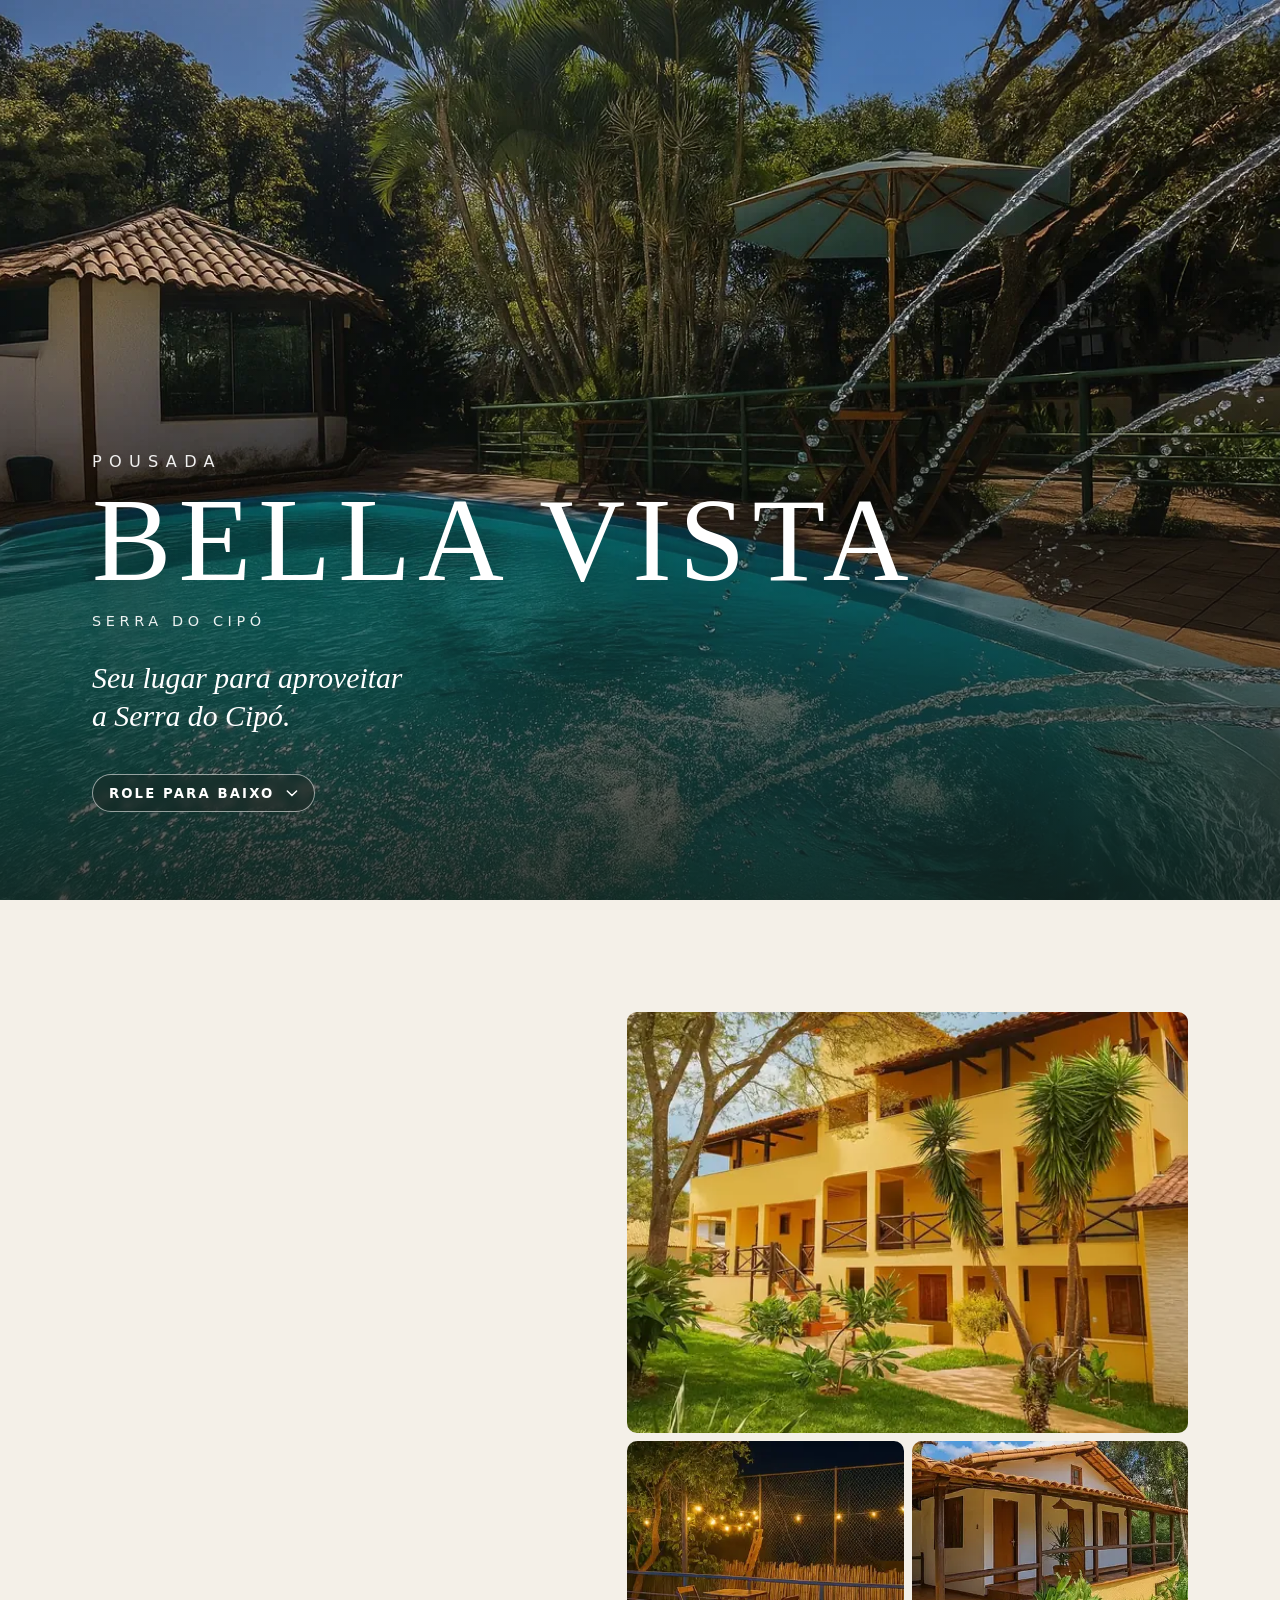
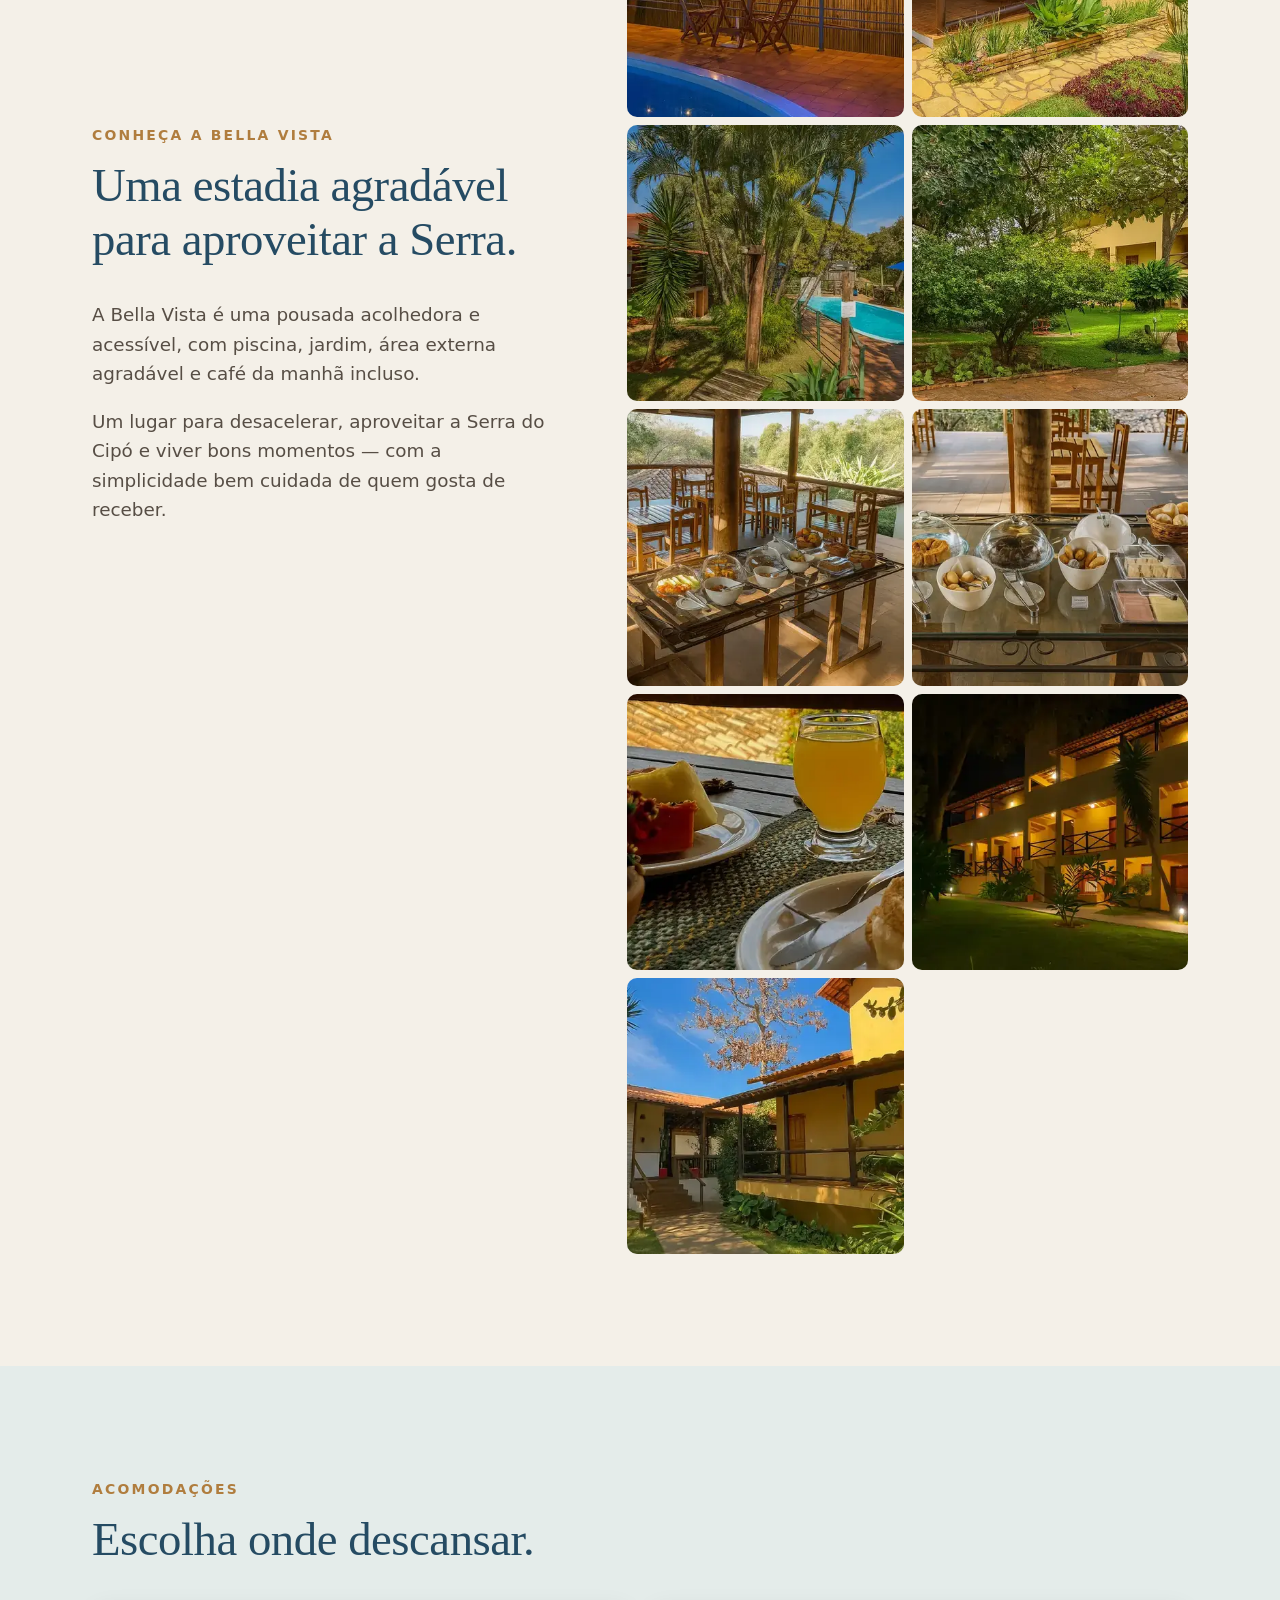
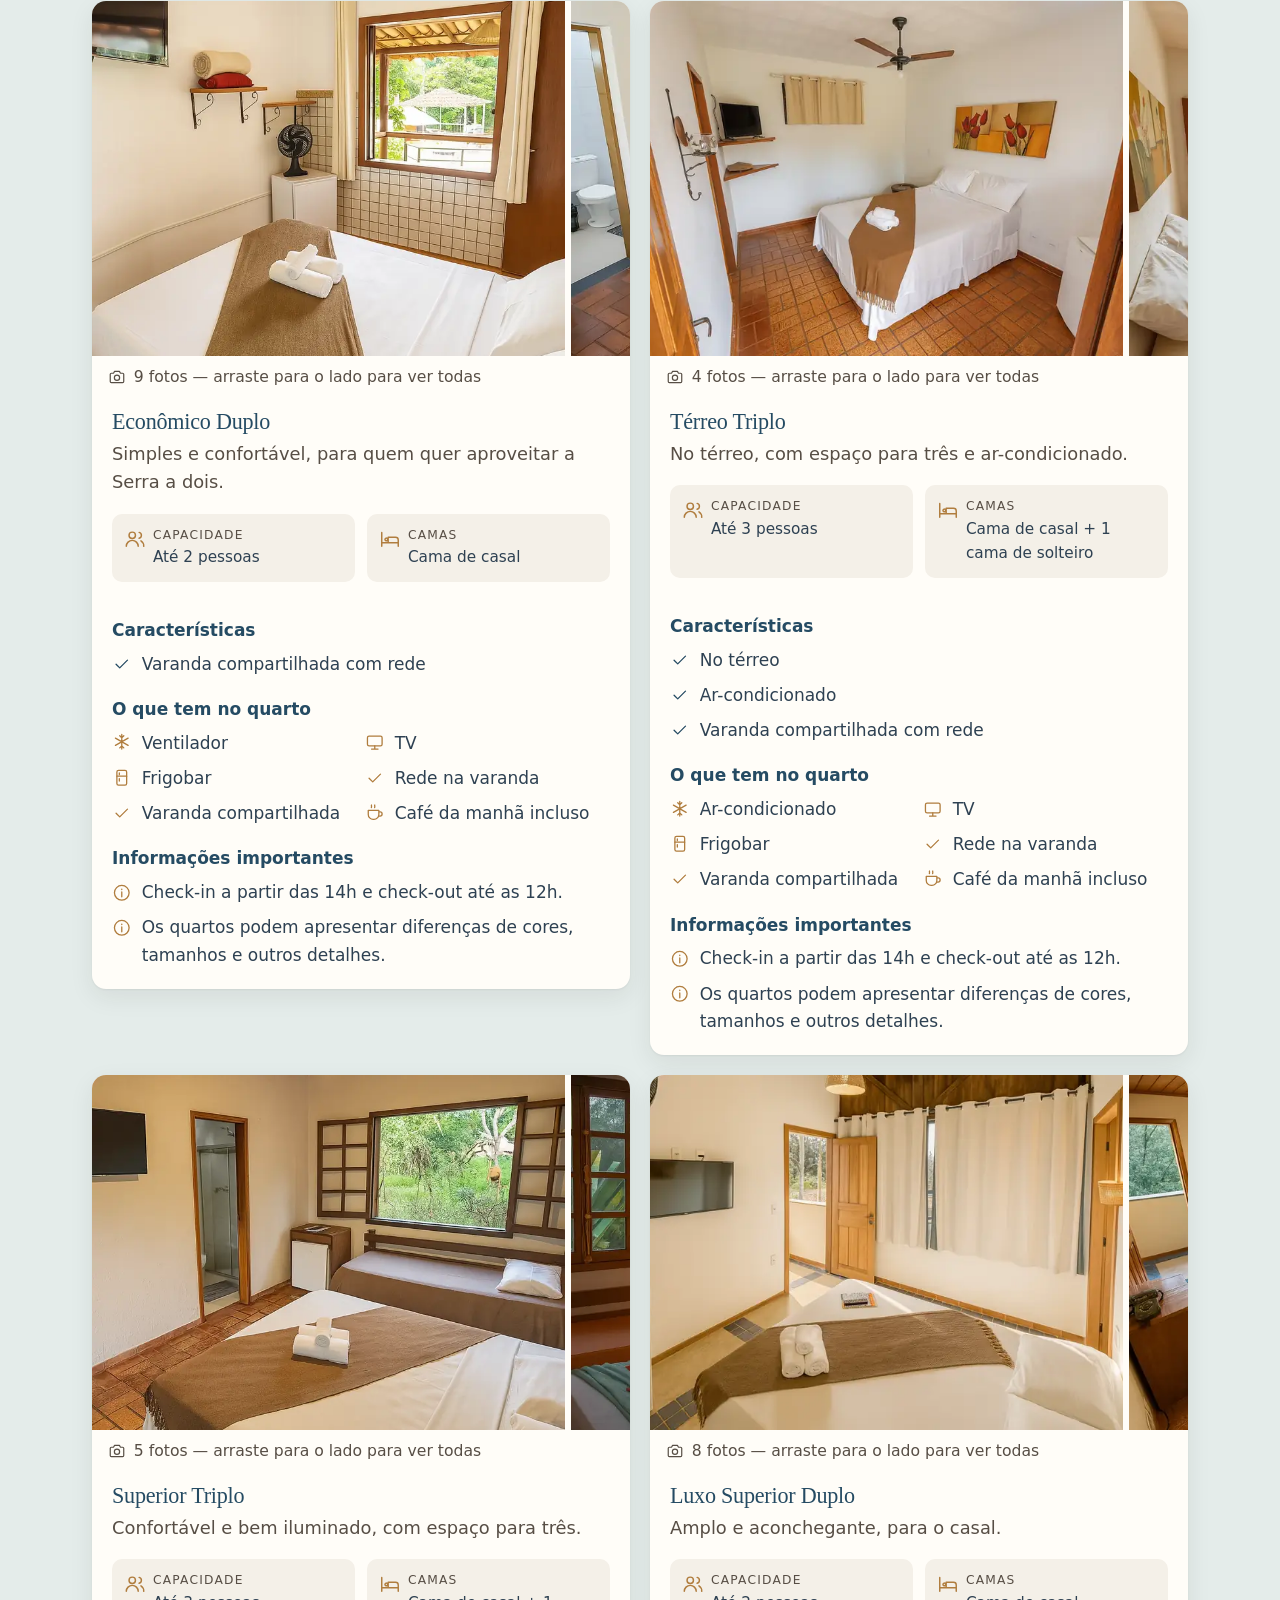
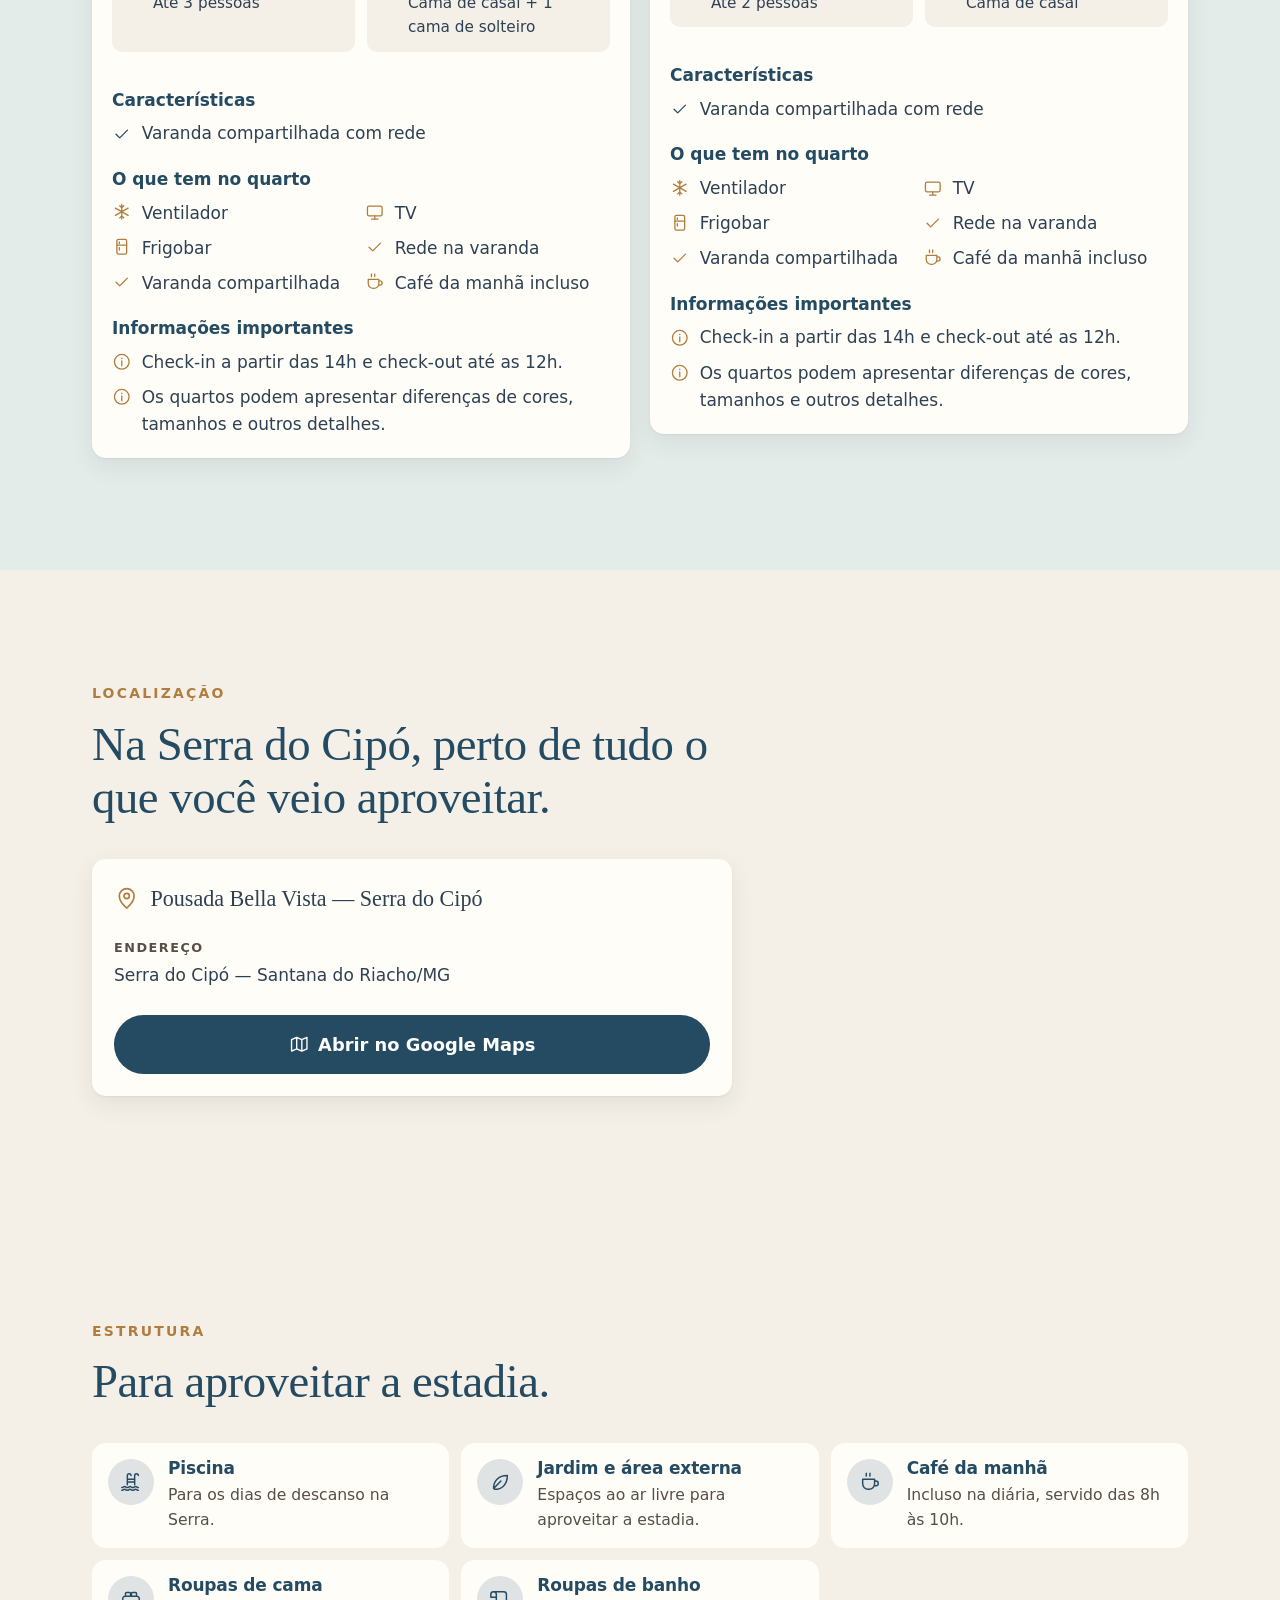
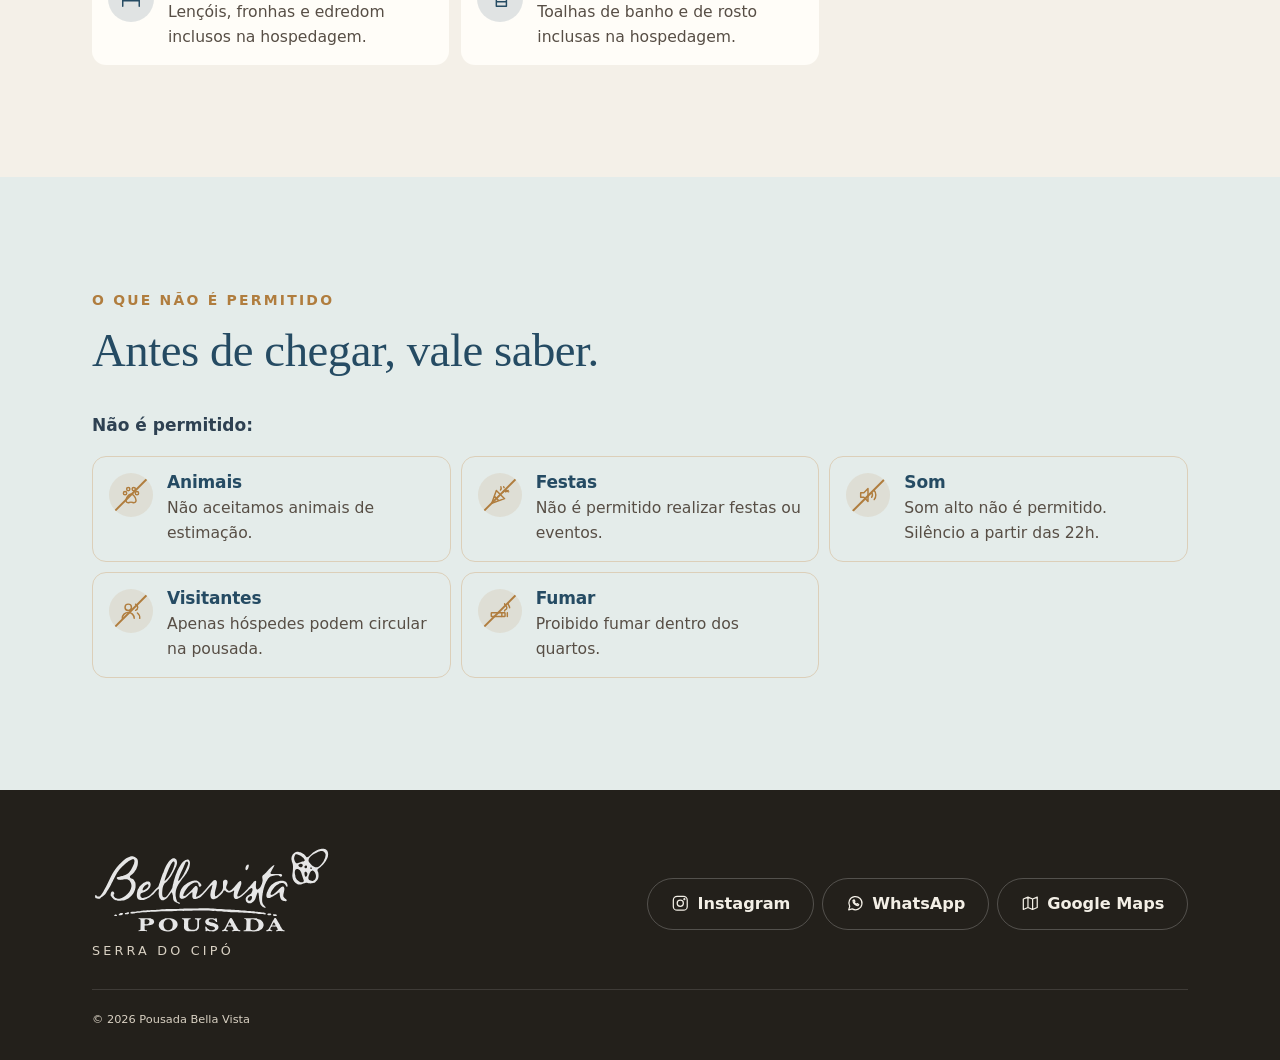
<file: index.html>
<!doctype html>
<html lang="pt-BR">
<head>
  <meta charset="utf-8">
  <meta name="viewport" content="width=device-width, initial-scale=1, viewport-fit=cover">
  <!-- Título e descrição são substituídos pelo conteúdo de data.json ao carregar -->
  <title>Pousada Bella Vista — Serra do Cipó</title>
  <meta name="description" content="Seu lugar para aproveitar a Serra do Cipó: piscina, jardim, área externa e café da manhã incluso.">
  <meta name="theme-color" content="#254B63">
  <meta property="og:type" content="website">
  <meta property="og:title" content="Pousada Bella Vista — Serra do Cipó">
  <meta property="og:description" content="Seu lugar para aproveitar a Serra do Cipó.">
  <link rel="icon" href="img/favicon.svg" type="image/svg+xml">

  <!-- Baixa o data.json em paralelo com o CSS (acelera a primeira tela) -->
  <link rel="preload" href="data.json?v=81c0228d" as="fetch" crossorigin>
  <link rel="preconnect" href="https://fonts.googleapis.com">
  <link rel="preconnect" href="https://fonts.gstatic.com" crossorigin>
  <link rel="stylesheet" href="https://fonts.googleapis.com/css2?family=Libre+Baskerville:wght@400;700&family=Inter:wght@400;500;600;700&display=swap">
  <link rel="stylesheet" href="assets/css/style.css?v=595a0938">
  <script src="assets/js/app.js?v=eec015a9" defer></script>
</head>
<body>
  <a class="pular" href="#conteudo">Pular para o conteúdo</a>

  <header class="topo" id="topo">
    <a class="topo__marca" href="#inicio" data-bind="logo-topo"></a>
  </header>

  <main id="conteudo">
    <!-- A ordem das seções é definida aqui; o conteúdo vem do data.json.
         Se uma chave não existir no data.json, a seção correspondente some. -->
    <section class="hero" id="inicio" data-secao="hero" aria-label="Capa"></section>
    <section class="secao" id="conheca" data-secao="sobre"></section>
    <section class="secao secao--areia" id="acomodacoes" data-secao="acomodacoes"></section>
    <section class="secao" id="localizacao" data-secao="localizacao"></section>
    <section class="secao secao--areia" id="proximidades" data-secao="proximidades"></section>
    <section class="secao" id="fornecemos" data-secao="fornecemos"></section>
    <section class="secao secao--areia" id="regras" data-secao="regras"></section>
    <section class="secao" id="galeria" data-secao="galeria"></section>
    <section class="secao secao--areia" id="informacoes" data-secao="infos"></section>
  </main>

  <footer class="rodape" id="rodape"></footer>

  <!-- Lightbox de fotos -->
  <dialog class="lightbox" id="lightbox" aria-label="Visualizador de fotos">
    <button class="lightbox__fechar" data-fechar aria-label="Fechar"><svg class="ico"><use href="#i-fechar"/></svg></button>
    <button class="lightbox__nav lightbox__nav--ant" data-ant aria-label="Foto anterior"><svg class="ico"><use href="#i-seta-esq"/></svg></button>
    <figure class="lightbox__fig">
      <img alt="" decoding="async">
      <figcaption></figcaption>
    </figure>
    <button class="lightbox__nav lightbox__nav--prox" data-prox aria-label="Próxima foto"><svg class="ico"><use href="#i-seta-dir"/></svg></button>
  </dialog>

  <!-- Janela de detalhes (acomodações e experiências) -->
  <dialog class="modal" id="modal">
    <div class="modal__caixa">
      <button class="modal__fechar" data-fechar aria-label="Fechar"><svg class="ico"><use href="#i-fechar"/></svg></button>
      <div class="modal__conteudo"></div>
    </div>
  </dialog>

  <noscript><p class="aviso-js">Ative o JavaScript para ver o conteúdo da pousada.</p></noscript>

  <!-- Ícones (traço 1.6, 24×24). Use no data.json pelo nome após "i-" -->
  <svg width="0" height="0" style="position:absolute" aria-hidden="true">
    <defs>
      <symbol id="i-wifi" viewBox="0 0 24 24"><path d="M2 8.8a15 15 0 0 1 20 0M5 12.6a10 10 0 0 1 14 0M8.5 16.3a5 5 0 0 1 7 0"/><circle cx="12" cy="19.6" r=".9"/></symbol>
      <symbol id="i-ar" viewBox="0 0 24 24"><path d="M12 3v18M4.2 7.5l15.6 9M4.2 16.5l15.6-9M9.5 4.5 12 7l2.5-2.5M9.5 19.5 12 17l2.5 2.5"/></symbol>
      <symbol id="i-tv" viewBox="0 0 24 24"><rect x="3" y="5" width="18" height="12" rx="2"/><path d="M8 21h8M12 17v4"/></symbol>
      <symbol id="i-frigobar" viewBox="0 0 24 24"><rect x="6" y="3" width="12" height="18" rx="2"/><path d="M6 10h12M9 6v2M9 13v3"/></symbol>
      <symbol id="i-chuveiro" viewBox="0 0 24 24"><path d="M4 21V7a4 4 0 0 1 4-4h0a4 4 0 0 1 4 4M9 9h6a3 3 0 0 0-6 0ZM10 13v1M12 13v2M14 13v1M10.5 17v1M13.5 17v1"/></symbol>
      <symbol id="i-cafe" viewBox="0 0 24 24"><path d="M4 9h13v5a6 6 0 0 1-6 6h-1a6 6 0 0 1-6-6V9ZM17 11h1.5a2.5 2.5 0 0 1 0 5H16.5M8 2.5c-.6 1 .6 2-.2 3M12 2.5c-.6 1 .6 2-.2 3"/></symbol>
      <symbol id="i-cachoeira" viewBox="0 0 24 24"><path d="M3 4h7v4M14 4h7M8 8v8M11 8v9M14 4v12M17 8v7M3 19c2 0 2-1.5 4.5-1.5S10 19 12 19s2-1.5 4.5-1.5S19 19 21 19M3 8h7"/></symbol>
      <symbol id="i-restaurante" viewBox="0 0 24 24"><path d="M6 3v7a2 2 0 0 0 4 0V3M8 3v18M17 21V3c-2 1-3 4-3 8h3"/></symbol>
      <symbol id="i-mercado" viewBox="0 0 24 24"><path d="M2.5 3.5h3l2.4 11.3a1.5 1.5 0 0 0 1.5 1.2h8.4a1.5 1.5 0 0 0 1.5-1.2L21 7H6.4"/><circle cx="9.5" cy="20" r="1.2"/><circle cx="17.5" cy="20" r="1.2"/></symbol>
      <symbol id="i-farmacia" viewBox="0 0 24 24"><rect x="3" y="3" width="18" height="18" rx="4"/><path d="M12 8v8M8 12h8"/></symbol>
      <symbol id="i-atrativo" viewBox="0 0 24 24"><path d="m3 20 6-11 4 6 2.5-3.5L21 20H3ZM16 4.5a1.5 1.5 0 1 0 3 0 1.5 1.5 0 0 0-3 0"/></symbol>
      <symbol id="i-trilha" viewBox="0 0 24 24"><circle cx="13" cy="4" r="1.6"/><path d="m9.5 21 2-6 2.5 2.5V21M8 11l2.8-3.3a1.5 1.5 0 0 1 2.2-.1l1.5 1.6 2.5 1M11.5 15l1.5-5M6 21l1.8-5.5M18 9v12"/></symbol>
      <symbol id="i-lencol" viewBox="0 0 24 24"><path d="M3 18v-6.5A2.5 2.5 0 0 1 5.5 9h13a2.5 2.5 0 0 1 2.5 2.5V18M3 14h18M3 18v2M21 18v2M6 9V6a1 1 0 0 1 1-1h3.5a1 1 0 0 1 1 1v3M12.5 9V6a1 1 0 0 1 1-1H17a1 1 0 0 1 1 1v3"/></symbol>
      <symbol id="i-toalha" viewBox="0 0 24 24"><path d="M5 4h11a3 3 0 0 1 3 3v13H8V7a3 3 0 0 0-3-3Zm0 0a3 3 0 0 0-3 3v3h6M8 15h11"/></symbol>
      <symbol id="i-carro" viewBox="0 0 24 24"><path d="M5 16H3.5v-4l2-5a2 2 0 0 1 1.9-1.3h9.2a2 2 0 0 1 1.9 1.3l2 5v4H19M9 16h6M3.5 12h17"/><circle cx="7" cy="16.5" r="2"/><circle cx="17" cy="16.5" r="2"/></symbol>
      <symbol id="i-pe" viewBox="0 0 24 24"><circle cx="13" cy="4" r="1.7"/><path d="m7 21 3-7 3 3v4M7.5 11l3-4 3.5 1 1.5 3.5 2.5 1M10 14l1.8-5.5"/></symbol>
      <symbol id="i-sabonete" viewBox="0 0 24 24"><path d="M9 3h5M11.5 3v3M8 9a2 2 0 0 1 2-3h3a2 2 0 0 1 2 3l1 1.5a3 3 0 0 1 .5 1.7V19a2 2 0 0 1-2 2H8.5a2 2 0 0 1-2-2v-6.8a3 3 0 0 1 .5-1.7L8 9Z"/></symbol>
      <symbol id="i-pet" viewBox="0 0 24 24"><circle cx="5.5" cy="10" r="1.8"/><circle cx="9" cy="5.5" r="1.8"/><circle cx="15" cy="5.5" r="1.8"/><circle cx="18.5" cy="10" r="1.8"/><path d="M12 11c-2.8 0-5.5 4.5-5.5 7a2.5 2.5 0 0 0 3.5 2.2 5 5 0 0 1 4 0 2.5 2.5 0 0 0 3.5-2.2c0-2.5-2.7-7-5.5-7Z"/></symbol>
      <symbol id="i-festa" viewBox="0 0 24 24"><path d="m3 21 5-14 9 9-14 5ZM6 13.5 10.5 18M13 3c.5 1.2.5 2.4-.5 3.5M18 8.5c1-.6 2.2-.6 3.5 0M16 3l.5 1M21 7l-1 .5M15 9c1.5-2 3-2.5 4.5-2"/></symbol>
      <symbol id="i-som" viewBox="0 0 24 24"><path d="M4 9.5h3.5L12 5v14l-4.5-4.5H4v-5ZM16 9.5c1 1.4 1 3.6 0 5M18.8 7c2.3 2.7 2.3 7.3 0 10"/></symbol>
      <symbol id="i-visita" viewBox="0 0 24 24"><circle cx="9" cy="8" r="3.5"/><path d="M2.5 20a6.5 6.5 0 0 1 13 0M17 4.7a3.5 3.5 0 0 1 0 6.6M19 14.2A6.5 6.5 0 0 1 21.5 20"/></symbol>
      <symbol id="i-fumo" viewBox="0 0 24 24"><rect x="2.5" y="14" width="15" height="4" rx=".5"/><path d="M14 14v4M20 14v4M17 4c0 2 2.5 2 2.5 4.5S17 10 17 12M21 4c0 2 1.5 2.5 1.5 4.5"/></symbol>
      <symbol id="i-telefone" viewBox="0 0 24 24"><path d="M5 4h3.5l1.5 4.5-2.2 1.4a11 11 0 0 0 6.3 6.3l1.4-2.2L20 15.5V19a1.5 1.5 0 0 1-1.5 1.5A15.5 15.5 0 0 1 3.5 5.5 1.5 1.5 0 0 1 5 4Z"/></symbol>
      <symbol id="i-piscina" viewBox="0 0 24 24"><path d="M8 15V5a2 2 0 0 1 4 0M16 15V5a2 2 0 0 1 4 0M8 9h8M8 12h8M2 18c1.5 0 1.5-1 3-1s1.5 1 3 1 1.5-1 3-1 1.5 1 3 1 1.5-1 3-1 1.5 1 3 1M2 21c1.5 0 1.5-1 3-1s1.5 1 3 1 1.5-1 3-1 1.5 1 3 1 1.5-1 3-1 1.5 1 3 1"/></symbol>
      <symbol id="i-sauna" viewBox="0 0 24 24"><path d="M3 17h18M5 17v4M19 17v4M3 13h18v4M8 9c-.8-1 .8-2 0-3s.8-2 0-3M12 9c-.8-1 .8-2 0-3s.8-2 0-3M16 9c-.8-1 .8-2 0-3s.8-2 0-3"/></symbol>
      <symbol id="i-jogos" viewBox="0 0 24 24"><rect x="3" y="3" width="18" height="18" rx="4"/><circle cx="8.5" cy="8.5" r="1"/><circle cx="15.5" cy="8.5" r="1"/><circle cx="12" cy="12" r="1"/><circle cx="8.5" cy="15.5" r="1"/><circle cx="15.5" cy="15.5" r="1"/></symbol>
      <symbol id="i-academia" viewBox="0 0 24 24"><path d="M6 7v10M3.5 9.5v5M18 7v10M20.5 9.5v5M6 12h12"/></symbol>
      <symbol id="i-onibus" viewBox="0 0 24 24"><rect x="4" y="3" width="16" height="15" rx="3"/><path d="M4 11h16M8 3v8M7 18v2.5M17 18v2.5"/><circle cx="8" cy="14.5" r=".8"/><circle cx="16" cy="14.5" r=".8"/></symbol>
      <symbol id="i-cozinha" viewBox="0 0 24 24"><path d="M4 10h16v6a4 4 0 0 1-4 4H8a4 4 0 0 1-4-4v-6ZM2 10h2M20 10h2M9 6.5c0-1 1-1.5 1-2.5M14 6.5c0-1 1-1.5 1-2.5"/></symbol>
      <symbol id="i-massagem" viewBox="0 0 24 24"><circle cx="7" cy="9" r="2"/><path d="M3 15h18M5 15c1-2 3-3 5-3h4c2 0 3.5.7 4.5 2M4 19h16M14 5c.8 1 .8 2 0 3M17 4c1.2 1.4 1.2 3 0 4.5"/></symbol>
      <symbol id="i-churrasco" viewBox="0 0 24 24"><path d="M4 9h16a8 8 0 0 1-16 0ZM8 17l-2 4M16 17l2 4M12 17v4M9 2.5c-.5 1 .5 2 0 3.5M13 2.5c-.5 1 .5 2 0 3.5"/></symbol>
      <symbol id="i-presente" viewBox="0 0 24 24"><rect x="3" y="8" width="18" height="4" rx="1"/><path d="M5 12v8a1 1 0 0 0 1 1h12a1 1 0 0 0 1-1v-8M12 8v13M12 8S10.5 3.5 8 3.5a2.2 2.2 0 0 0 0 4.5M12 8s1.5-4.5 4-4.5a2.2 2.2 0 0 1 0 4.5"/></symbol>
      <symbol id="i-estrela" viewBox="0 0 24 24"><path d="m12 3 2.7 5.6 6.1.9-4.4 4.3 1 6.1L12 17l-5.4 2.9 1-6.1-4.4-4.3 6.1-.9L12 3Z"/></symbol>
      <symbol id="i-relogio" viewBox="0 0 24 24"><circle cx="12" cy="12" r="9"/><path d="M12 7v5l3 2"/></symbol>
      <symbol id="i-pin" viewBox="0 0 24 24"><path d="M12 21s-7-6.2-7-11.5a7 7 0 0 1 14 0C19 14.8 12 21 12 21Z"/><circle cx="12" cy="9.5" r="2.5"/></symbol>
      <symbol id="i-preco" viewBox="0 0 24 24"><path d="M3 12V4.5A1.5 1.5 0 0 1 4.5 3H12l9 9-9 9-9-9Z"/><circle cx="7.5" cy="7.5" r="1.3"/></symbol>
      <symbol id="i-pessoas" viewBox="0 0 24 24"><circle cx="9" cy="8" r="3.5"/><path d="M2.5 20a6.5 6.5 0 0 1 13 0M16.5 4.8a3.3 3.3 0 0 1 0 6.4M18.5 14a6.5 6.5 0 0 1 3 6"/></symbol>
      <symbol id="i-cama" viewBox="0 0 24 24"><path d="M3 5v15M3 16h18v4M21 16v-3a3 3 0 0 0-3-3h-8v6M6.5 12.5a1.5 1.5 0 1 0 0-.01"/></symbol>
      <symbol id="i-check" viewBox="0 0 24 24"><path d="m5 12.5 4.5 4.5L19 7.5"/></symbol>
      <symbol id="i-info" viewBox="0 0 24 24"><circle cx="12" cy="12" r="9"/><path d="M12 11v6M12 7.5v.5"/></symbol>
      <symbol id="i-proibido" viewBox="0 0 24 24"><circle cx="12" cy="12" r="9"/><path d="m5.6 5.6 12.8 12.8"/></symbol>
      <symbol id="i-camera" viewBox="0 0 24 24"><path d="M3 8.5A1.5 1.5 0 0 1 4.5 7h2.8l1.5-2.5h6.4L16.7 7h2.8A1.5 1.5 0 0 1 21 8.5V18a1.5 1.5 0 0 1-1.5 1.5h-15A1.5 1.5 0 0 1 3 18V8.5Z"/><circle cx="12" cy="13" r="3.5"/></symbol>
      <symbol id="i-mapa" viewBox="0 0 24 24"><path d="m3 6.5 6-2.5 6 2.5 6-2.5v13.5l-6 2.5-6-2.5-6 2.5V6.5ZM9 4v13.5M15 6.5V20"/></symbol>
      <symbol id="i-site" viewBox="0 0 24 24"><circle cx="12" cy="12" r="9"/><path d="M3 12h18M12 3c2.5 2.7 3.8 5.7 3.8 9s-1.3 6.3-3.8 9c-2.5-2.7-3.8-5.7-3.8-9S9.5 5.7 12 3Z"/></symbol>
      <symbol id="i-instagram" viewBox="0 0 24 24"><rect x="3" y="3" width="18" height="18" rx="5"/><circle cx="12" cy="12" r="4"/><circle cx="17.3" cy="6.7" r=".6"/></symbol>
      <symbol id="i-whatsapp" viewBox="0 0 24 24"><path d="M3.5 20.5 4.8 16A8.5 8.5 0 1 1 8 19.2l-4.5 1.3Z"/><path d="M9 8.5c0 3.3 3.2 6.5 6.5 6.5l1-1.5-2-1-1 .8c-1-.4-2.4-1.8-2.8-2.8l.8-1-1-2L9 8.5Z"/></symbol>
      <symbol id="i-rota" viewBox="0 0 24 24"><circle cx="6" cy="18" r="2.5"/><circle cx="18" cy="6" r="2.5"/><path d="M8.5 18H16a3 3 0 0 0 0-6H8a3 3 0 0 1 0-6h7.5"/></symbol>
      <symbol id="i-fechar" viewBox="0 0 24 24"><path d="M6 6l12 12M18 6 6 18"/></symbol>
      <symbol id="i-seta-esq" viewBox="0 0 24 24"><path d="m15 5-7 7 7 7"/></symbol>
      <symbol id="i-seta-dir" viewBox="0 0 24 24"><path d="m9 5 7 7-7 7"/></symbol>
      <symbol id="i-folha" viewBox="0 0 24 24"><path d="M5 19c0-8 5-14 15-14 0 10-6 15-14 15M5 19 13 11"/></symbol>
    </defs>
  </svg>
</body>
</html>
</file>
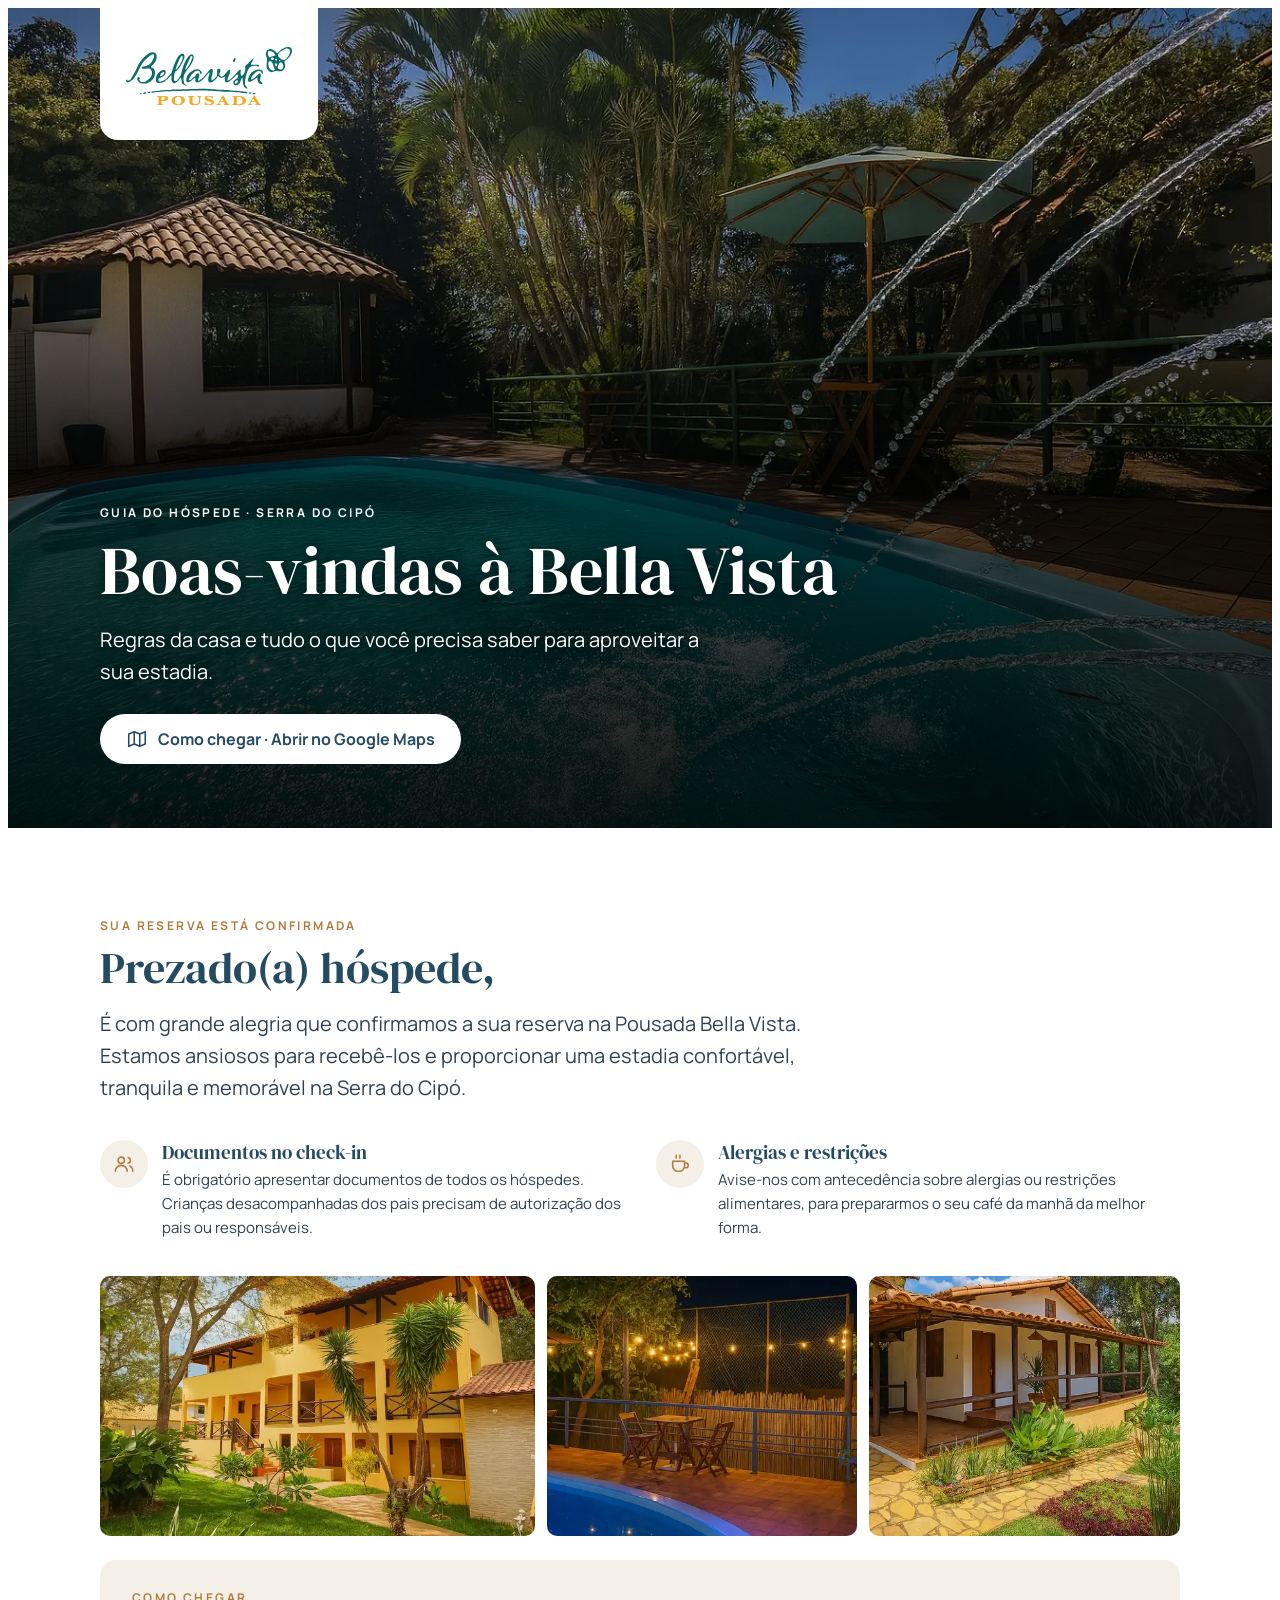
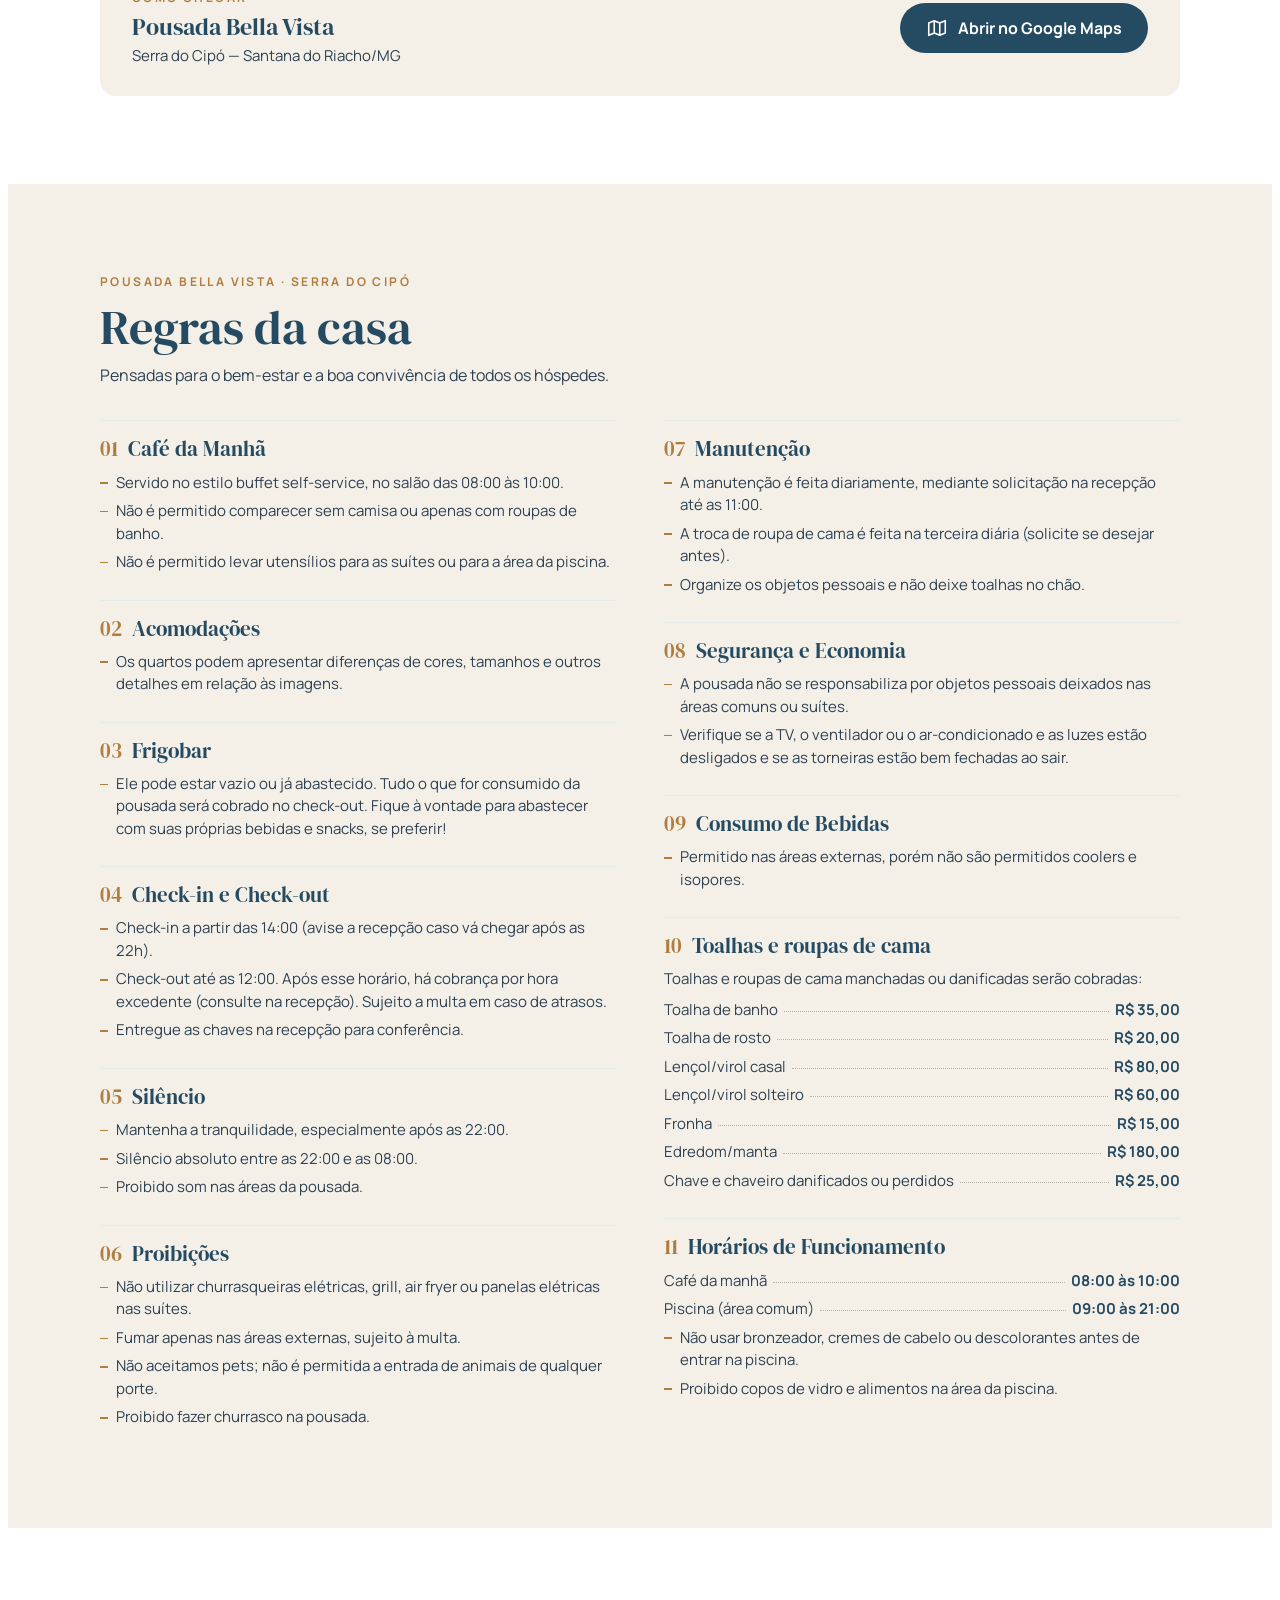
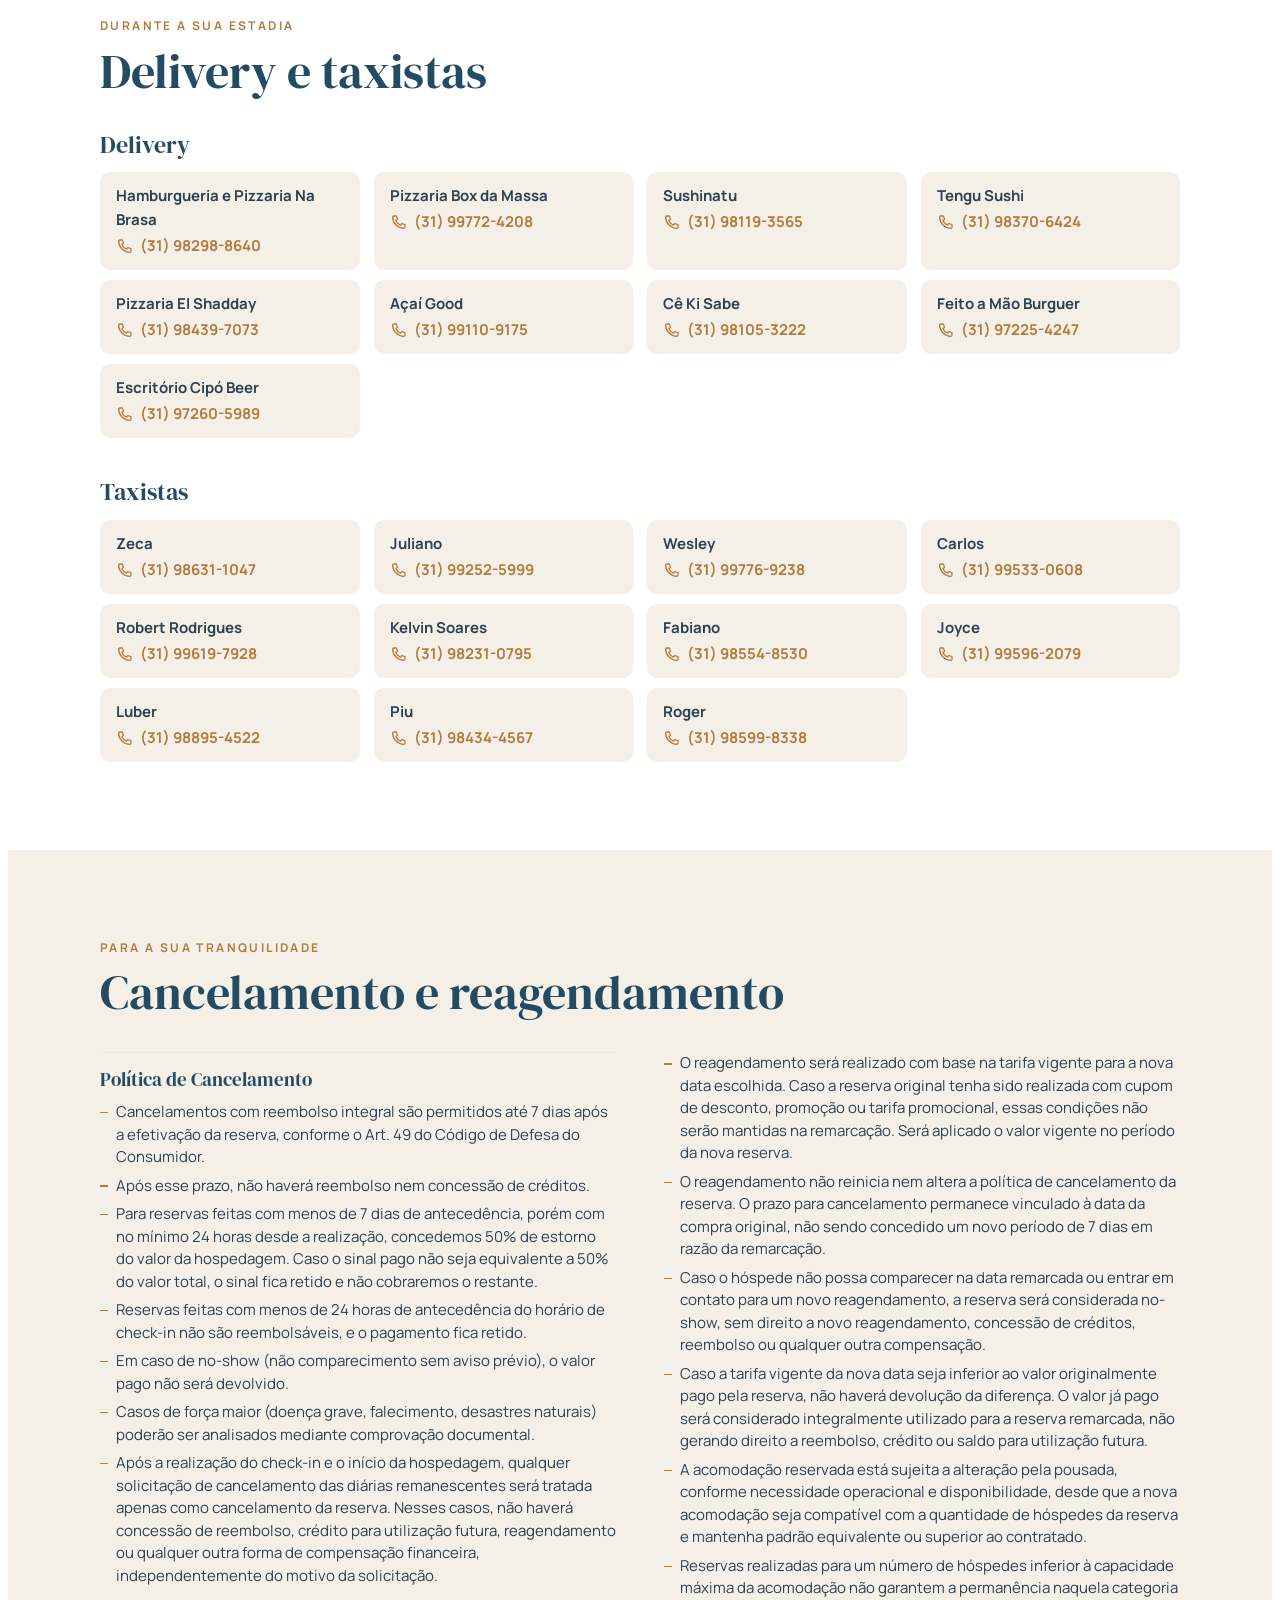
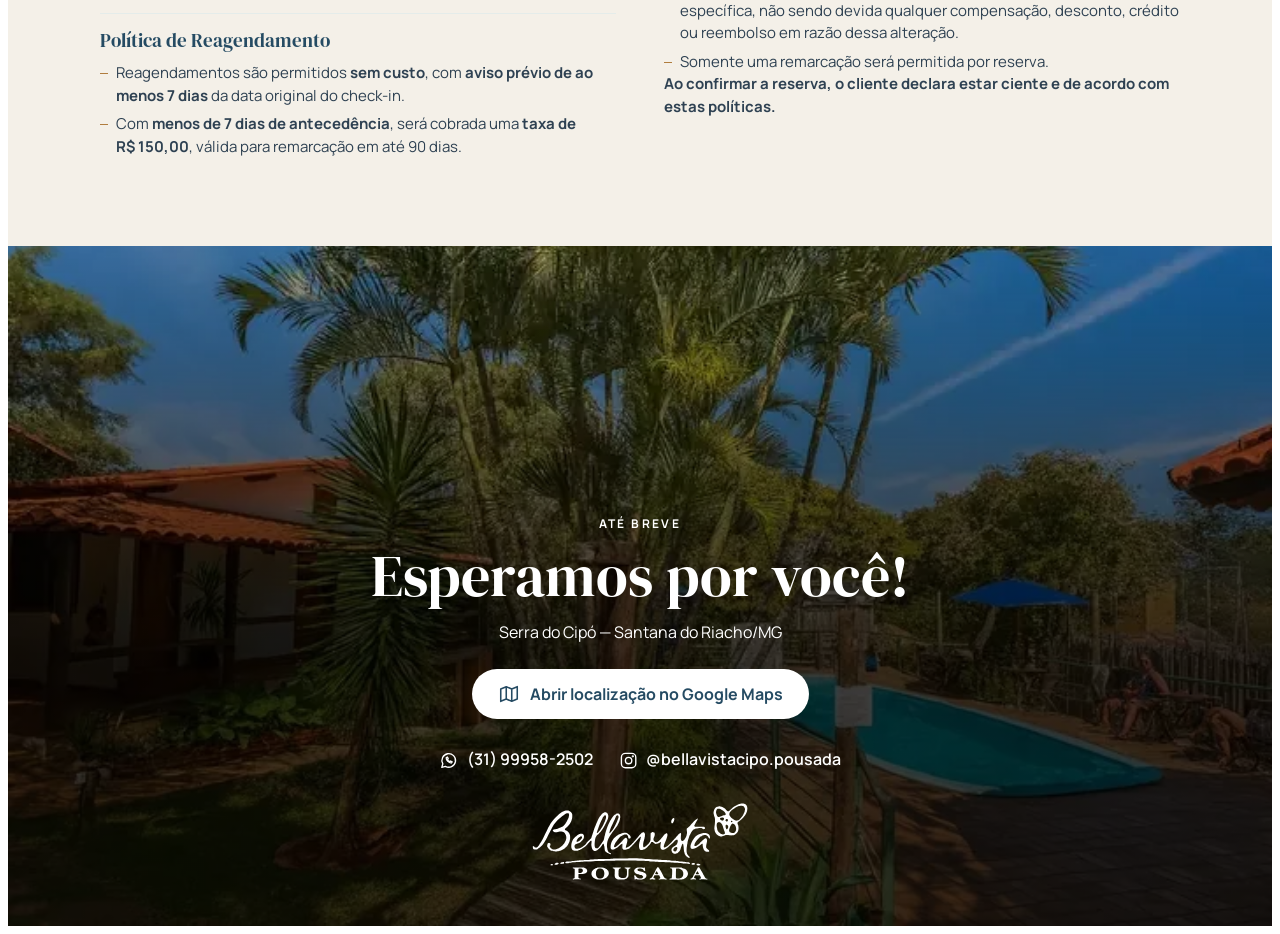
<file: regras/index.html>
<!doctype html>
<html lang="pt-BR">
<head>
<meta charset="utf-8">
<meta name="viewport" content="width=device-width, initial-scale=1">
<title>Regras da casa · Pousada Bella Vista</title>
<meta name="description" content="Regras da casa, contatos úteis e políticas da Pousada Bella Vista, na Serra do Cipó.">
<link rel="icon" href="../favicon.ico">
<link rel="preconnect" href="https://fonts.googleapis.com">
<link rel="preconnect" href="https://fonts.gstatic.com" crossorigin>
<link rel="stylesheet" href="https://fonts.googleapis.com/css2?family=DM+Serif+Display:wght@400&family=Manrope:wght@400;500;600;700&display=swap">
<style>
:root { --prim:#254B63; --dest:#B07D3E; --sec:#254B63; --tit:#254B63; --fundo:#F4F0E8; --areia:#E4ECEA; --txt:#2E4152; --ft:'DM Serif Display', Georgia, serif; --fx:'Manrope', Arial, sans-serif; }
/* Página de regras e benefícios (versão web dos PDFs). As cores e fontes de cada pousada entram em exportar-regras-checkin.mjs */
* { box-sizing: border-box; }
body { font: 400 16px/1.6 var(--fx); color: var(--txt); background: #fff; }
h1, h2, h3, h4, h5, p, ul, dl { margin: 0; padding: 0; }
h1, h2, h3, h4, h5 { font-family: var(--ft); color: var(--tit); font-weight: 500; line-height: 1.15; }
strong, b { font-weight: 700; }
a { color: inherit; text-decoration: none; }
img { display: block; max-width: 100%; height: auto; }
.ic { width: 1.2em; height: 1.2em; flex: none; fill: none; stroke: currentColor; stroke-width: 1.7; stroke-linecap: round; stroke-linejoin: round; }
.dentro { width: min(1080px, 100% - 32px); margin-inline: auto; }
.secao { padding: clamp(56px, 7vw, 88px) 0; }
.secao--fundo { background: var(--fundo); }
.eyebrow { font-family: var(--fx); font-size: 12px; font-weight: 700; letter-spacing: .2em; text-transform: uppercase; color: var(--dest); }
.eco-logo { width: auto; height: 34px; }
.botao { display: inline-flex; align-items: center; gap: 10px; padding: 14px 26px; border-radius: 99px; background: var(--prim); color: #fff; font-weight: 700; font-size: 16px; line-height: 1.25; transition: opacity .2s ease; }
.botao span { color: inherit; }
.botao .ic { width: 22px; height: 22px; }
.botao--claro { background: #fff; color: var(--tit); }
.botao:hover { opacity: .88; color: #fff; }
.botao--claro:hover { color: var(--tit); }

/* capa */
.capa, .verso { position: relative; display: flex; overflow: hidden; color: #fff; background: var(--sec); }
.capa { min-height: min(100svh, 820px); align-items: flex-end; }
.capa__foto { position: absolute; inset: 0; width: 100%; height: 100%; object-fit: cover; }
.capa::after, .verso::after { content: ''; position: absolute; inset: 0; }
.capa::after { background: linear-gradient(180deg, rgba(0, 0, 0, .28) 0%, rgba(0, 0, 0, 0) 26%, rgba(0, 0, 0, .58) 56%, rgba(0, 0, 0, .86) 100%); }
.capa__logo { position: absolute; z-index: 1; top: 0; left: max(16px, calc((100% - 1080px) / 2)); background: #fff; border-radius: 0 0 18px 18px; padding: 22px 24px 18px; }
.capa__logo img { width: 170px; height: 92px; object-fit: contain; }
.capa__eco { position: absolute; z-index: 1; top: 24px; right: max(16px, calc((100% - 1080px) / 2)); display: flex; flex-direction: column; align-items: flex-end; gap: 6px; font-size: 11px; letter-spacing: .2em; text-transform: uppercase; }
.capa__texto { position: relative; z-index: 1; width: min(1080px, 100% - 32px); margin: 0 auto; padding: 180px 0 clamp(36px, 6vw, 64px); }
.capa__texto .eyebrow { color: #fff; }
.capa__texto .eyebrow, .capa__texto h1, .capa__linha { text-shadow: 0 1px 12px rgba(0, 0, 0, .45); }
.capa__texto h1 { color: #fff; font-size: clamp(40px, 6vw, 68px); margin: 10px 0 14px; }
.capa__linha { font-size: clamp(17px, 1.7vw, 20px); max-width: 620px; margin-bottom: 26px; }

/* boas-vindas */
.carta h2 { font-size: clamp(32px, 4vw, 44px); margin: 8px 0 14px; }
.intro { font-size: clamp(17px, 1.7vw, 20px); max-width: 760px; }
.avisos { display: grid; grid-template-columns: repeat(auto-fit, minmax(min(280px, 100%), 1fr)); gap: 24px 32px; margin: 36px 0; }
.aviso { display: flex; gap: 14px; align-items: flex-start; }
.aviso__ic { flex: none; display: grid; place-items: center; width: 48px; height: 48px; border-radius: 50%; background: var(--fundo); color: var(--dest); }
.aviso__ic .ic { width: 22px; height: 22px; }
.aviso h4 { font-size: 19px; margin: 2px 0 4px; }
.aviso p { font-size: 15px; }
.fotos { display: grid; grid-template-columns: 1.4fr 1fr 1fr; gap: 12px; margin-bottom: 24px; }
.fotos img { width: 100%; height: clamp(160px, 22vw, 260px); object-fit: cover; border-radius: 10px; background: var(--areia); }
.local { display: flex; align-items: center; justify-content: space-between; flex-wrap: wrap; gap: 18px 24px; padding: 28px 32px; border-radius: 16px; background: var(--fundo); }
.local h3 { font-size: 24px; margin: 6px 0 4px; }
.local p:last-child { font-size: 15px; }

/* regras */
.cab { margin-bottom: 32px; }
.cab h2 { font-size: clamp(34px, 4.4vw, 48px); margin-top: 8px; }
.cab p:last-child { margin-top: 8px; }
.colunas { columns: 2; column-gap: 48px; }
.regra { break-inside: avoid; padding-top: 16px; margin-bottom: 26px; border-top: 1.5px solid var(--areia); font-size: 15px; line-height: 1.5; }
.regra h3 { display: flex; align-items: baseline; gap: 10px; font-size: 21px; margin-bottom: 10px; }
.num { font-family: var(--ft); font-size: 21px; font-weight: 400; color: var(--dest); }
.regra p { margin-bottom: 8px; }
.regra .nota { font-style: italic; margin-top: 8px; }
.itens { list-style: none; }
.itens li { position: relative; padding-left: 16px; margin-bottom: 6px; }
.itens li::before { content: ''; position: absolute; left: 0; top: .72em; width: 8px; height: 1.5px; background: var(--dest); }
.itens li.par { display: flex; align-items: baseline; gap: 6px; padding-left: 0; }
.itens li.par::before { display: none; }
.par i { flex: 1 1 24px; min-width: 16px; border-bottom: 1.5px dotted rgba(0, 0, 0, .25); transform: translateY(-3px); }
.par b { color: var(--tit); text-align: right; }

/* delivery e taxistas */
.uteis h3 { font-size: 24px; margin: 8px 0 14px; }
.uteis .fones + h3 { margin-top: 40px; }
.fones { list-style: none; display: grid; grid-template-columns: repeat(auto-fill, minmax(min(250px, 100%), 1fr)); gap: 10px 14px; }
.fones li { display: flex; flex-direction: column; gap: 2px; padding: 12px 16px; border-radius: 10px; background: var(--fundo); font-size: 15px; }
.fones a { display: inline-flex; align-items: center; gap: 6px; font-weight: 700; color: var(--dest); }
.fones a:hover { color: var(--dest); text-decoration: underline; }

/* benefícios */
.faixa { display: flex; justify-content: space-between; align-items: flex-start; gap: 24px; padding: 28px 32px; margin-bottom: 20px; border-radius: 18px; background: var(--sec); color: #fff; }
.faixa h2 { color: #fff; font-size: clamp(28px, 3.6vw, 38px); margin-bottom: 8px; }
.faixa p { max-width: 680px; }
.faixa .eco-logo { flex: none; }
.lista { display: grid; gap: 16px; }
.ben { display: grid; grid-template-columns: 300px minmax(0, 1fr); border-radius: 14px; overflow: hidden; background: var(--fundo); }
.ben__foto { width: 100%; height: 100%; min-height: 220px; object-fit: cover; background: var(--areia); }
.ben__foto--icone { display: grid; place-items: center; color: var(--dest); }
.ben__foto--icone .ic { width: 64px; height: 64px; stroke-width: 1.2; }
.ben__corpo { padding: 24px 28px; font-size: 15px; line-height: 1.5; }
.ben__selo { display: inline-block; padding: 3px 10px; margin-bottom: 8px; border-radius: 99px; background: var(--dest); color: #fff; font-size: 11px; font-weight: 700; letter-spacing: .1em; text-transform: uppercase; }
.ben h4 { font-size: 24px; }
.ben__preco { font-family: var(--ft); font-size: 19px; color: var(--dest); margin: 2px 0 8px; }
.ben__blocos { display: grid; grid-template-columns: repeat(auto-fit, minmax(min(220px, 100%), 1fr)); gap: 12px 24px; margin-top: 12px; }
.ben h5 { font-family: var(--fx); font-size: 12px; font-weight: 700; letter-spacing: .08em; text-transform: uppercase; margin-bottom: 6px; }
.ben .itens li { margin-bottom: 3px; }

/* políticas */
.politicas .regra { break-inside: auto; }
.politicas .regra h3 { break-after: avoid; font-size: 19px; }
.aceite { margin-top: 12px; padding: 18px 24px; border-radius: 10px; background: #fff; font-size: 15px; text-align: center; }

/* verso */
.verso { min-height: min(90svh, 680px); align-items: flex-end; justify-content: center; text-align: center; }
.verso::after { background: linear-gradient(180deg, rgba(0, 0, 0, .15), rgba(0, 0, 0, .72) 60%); }
.verso__conteudo { position: relative; z-index: 1; width: min(800px, 100% - 32px); padding: 120px 0 44px; }
.verso .eyebrow { color: #fff; }
.verso h2 { color: #fff; font-size: clamp(38px, 5.4vw, 58px); margin: 10px 0; }
.verso__end { margin-bottom: 24px; }
.contatos { display: flex; flex-wrap: wrap; justify-content: center; gap: 10px 26px; margin-top: 28px; font-weight: 600; }
.contatos a { display: inline-flex; align-items: center; gap: 8px; color: #fff; }
.contatos a:hover { color: #fff; text-decoration: underline; }
.verso .eco-logo { margin: 28px auto 0; }

@media (max-width: 820px) {
  .colunas { columns: 1; }
  .ben { grid-template-columns: 1fr; }
  .ben__foto { height: 220px; min-height: 0; }
  .fotos { grid-template-columns: repeat(2, minmax(0, 1fr)); }
  .fotos img:first-child { grid-column: 1 / -1; }
  .local, .faixa { padding: 24px 20px; }
  .faixa { flex-direction: column-reverse; }
  .capa__logo { padding: 16px 16px 12px; }
  .capa__logo img { width: 120px; height: 68px; }
  .capa__eco .eco-logo { height: 26px; }
  .botao { padding: 14px 20px; font-size: 15px; }
}

.verso__logo { display: block; width: 220px; height: auto; margin: 28px auto 0; }
</style>
</head>
<body>
<svg width="0" height="0" style="position:absolute" aria-hidden="true">
    <defs>
      <symbol id="i-wifi" viewBox="0 0 24 24"><path d="M2 8.8a15 15 0 0 1 20 0M5 12.6a10 10 0 0 1 14 0M8.5 16.3a5 5 0 0 1 7 0"/><circle cx="12" cy="19.6" r=".9"/></symbol>
      <symbol id="i-ar" viewBox="0 0 24 24"><path d="M12 3v18M4.2 7.5l15.6 9M4.2 16.5l15.6-9M9.5 4.5 12 7l2.5-2.5M9.5 19.5 12 17l2.5 2.5"/></symbol>
      <symbol id="i-tv" viewBox="0 0 24 24"><rect x="3" y="5" width="18" height="12" rx="2"/><path d="M8 21h8M12 17v4"/></symbol>
      <symbol id="i-frigobar" viewBox="0 0 24 24"><rect x="6" y="3" width="12" height="18" rx="2"/><path d="M6 10h12M9 6v2M9 13v3"/></symbol>
      <symbol id="i-chuveiro" viewBox="0 0 24 24"><path d="M4 21V7a4 4 0 0 1 4-4h0a4 4 0 0 1 4 4M9 9h6a3 3 0 0 0-6 0ZM10 13v1M12 13v2M14 13v1M10.5 17v1M13.5 17v1"/></symbol>
      <symbol id="i-cafe" viewBox="0 0 24 24"><path d="M4 9h13v5a6 6 0 0 1-6 6h-1a6 6 0 0 1-6-6V9ZM17 11h1.5a2.5 2.5 0 0 1 0 5H16.5M8 2.5c-.6 1 .6 2-.2 3M12 2.5c-.6 1 .6 2-.2 3"/></symbol>
      <symbol id="i-cachoeira" viewBox="0 0 24 24"><path d="M3 4h7v4M14 4h7M8 8v8M11 8v9M14 4v12M17 8v7M3 19c2 0 2-1.5 4.5-1.5S10 19 12 19s2-1.5 4.5-1.5S19 19 21 19M3 8h7"/></symbol>
      <symbol id="i-restaurante" viewBox="0 0 24 24"><path d="M6 3v7a2 2 0 0 0 4 0V3M8 3v18M17 21V3c-2 1-3 4-3 8h3"/></symbol>
      <symbol id="i-mercado" viewBox="0 0 24 24"><path d="M2.5 3.5h3l2.4 11.3a1.5 1.5 0 0 0 1.5 1.2h8.4a1.5 1.5 0 0 0 1.5-1.2L21 7H6.4"/><circle cx="9.5" cy="20" r="1.2"/><circle cx="17.5" cy="20" r="1.2"/></symbol>
      <symbol id="i-farmacia" viewBox="0 0 24 24"><rect x="3" y="3" width="18" height="18" rx="4"/><path d="M12 8v8M8 12h8"/></symbol>
      <symbol id="i-atrativo" viewBox="0 0 24 24"><path d="m3 20 6-11 4 6 2.5-3.5L21 20H3ZM16 4.5a1.5 1.5 0 1 0 3 0 1.5 1.5 0 0 0-3 0"/></symbol>
      <symbol id="i-trilha" viewBox="0 0 24 24"><circle cx="13" cy="4" r="1.6"/><path d="m9.5 21 2-6 2.5 2.5V21M8 11l2.8-3.3a1.5 1.5 0 0 1 2.2-.1l1.5 1.6 2.5 1M11.5 15l1.5-5M6 21l1.8-5.5M18 9v12"/></symbol>
      <symbol id="i-lencol" viewBox="0 0 24 24"><path d="M3 18v-6.5A2.5 2.5 0 0 1 5.5 9h13a2.5 2.5 0 0 1 2.5 2.5V18M3 14h18M3 18v2M21 18v2M6 9V6a1 1 0 0 1 1-1h3.5a1 1 0 0 1 1 1v3M12.5 9V6a1 1 0 0 1 1-1H17a1 1 0 0 1 1 1v3"/></symbol>
      <symbol id="i-toalha" viewBox="0 0 24 24"><path d="M5 4h11a3 3 0 0 1 3 3v13H8V7a3 3 0 0 0-3-3Zm0 0a3 3 0 0 0-3 3v3h6M8 15h11"/></symbol>
      <symbol id="i-carro" viewBox="0 0 24 24"><path d="M5 16H3.5v-4l2-5a2 2 0 0 1 1.9-1.3h9.2a2 2 0 0 1 1.9 1.3l2 5v4H19M9 16h6M3.5 12h17"/><circle cx="7" cy="16.5" r="2"/><circle cx="17" cy="16.5" r="2"/></symbol>
      <symbol id="i-pe" viewBox="0 0 24 24"><circle cx="13" cy="4" r="1.7"/><path d="m7 21 3-7 3 3v4M7.5 11l3-4 3.5 1 1.5 3.5 2.5 1M10 14l1.8-5.5"/></symbol>
      <symbol id="i-sabonete" viewBox="0 0 24 24"><path d="M9 3h5M11.5 3v3M8 9a2 2 0 0 1 2-3h3a2 2 0 0 1 2 3l1 1.5a3 3 0 0 1 .5 1.7V19a2 2 0 0 1-2 2H8.5a2 2 0 0 1-2-2v-6.8a3 3 0 0 1 .5-1.7L8 9Z"/></symbol>
      <symbol id="i-pet" viewBox="0 0 24 24"><circle cx="5.5" cy="10" r="1.8"/><circle cx="9" cy="5.5" r="1.8"/><circle cx="15" cy="5.5" r="1.8"/><circle cx="18.5" cy="10" r="1.8"/><path d="M12 11c-2.8 0-5.5 4.5-5.5 7a2.5 2.5 0 0 0 3.5 2.2 5 5 0 0 1 4 0 2.5 2.5 0 0 0 3.5-2.2c0-2.5-2.7-7-5.5-7Z"/></symbol>
      <symbol id="i-festa" viewBox="0 0 24 24"><path d="m3 21 5-14 9 9-14 5ZM6 13.5 10.5 18M13 3c.5 1.2.5 2.4-.5 3.5M18 8.5c1-.6 2.2-.6 3.5 0M16 3l.5 1M21 7l-1 .5M15 9c1.5-2 3-2.5 4.5-2"/></symbol>
      <symbol id="i-som" viewBox="0 0 24 24"><path d="M4 9.5h3.5L12 5v14l-4.5-4.5H4v-5ZM16 9.5c1 1.4 1 3.6 0 5M18.8 7c2.3 2.7 2.3 7.3 0 10"/></symbol>
      <symbol id="i-visita" viewBox="0 0 24 24"><circle cx="9" cy="8" r="3.5"/><path d="M2.5 20a6.5 6.5 0 0 1 13 0M17 4.7a3.5 3.5 0 0 1 0 6.6M19 14.2A6.5 6.5 0 0 1 21.5 20"/></symbol>
      <symbol id="i-fumo" viewBox="0 0 24 24"><rect x="2.5" y="14" width="15" height="4" rx=".5"/><path d="M14 14v4M20 14v4M17 4c0 2 2.5 2 2.5 4.5S17 10 17 12M21 4c0 2 1.5 2.5 1.5 4.5"/></symbol>
      <symbol id="i-telefone" viewBox="0 0 24 24"><path d="M5 4h3.5l1.5 4.5-2.2 1.4a11 11 0 0 0 6.3 6.3l1.4-2.2L20 15.5V19a1.5 1.5 0 0 1-1.5 1.5A15.5 15.5 0 0 1 3.5 5.5 1.5 1.5 0 0 1 5 4Z"/></symbol>
      <symbol id="i-piscina" viewBox="0 0 24 24"><path d="M8 15V5a2 2 0 0 1 4 0M16 15V5a2 2 0 0 1 4 0M8 9h8M8 12h8M2 18c1.5 0 1.5-1 3-1s1.5 1 3 1 1.5-1 3-1 1.5 1 3 1 1.5-1 3-1 1.5 1 3 1M2 21c1.5 0 1.5-1 3-1s1.5 1 3 1 1.5-1 3-1 1.5 1 3 1 1.5-1 3-1 1.5 1 3 1"/></symbol>
      <symbol id="i-sauna" viewBox="0 0 24 24"><path d="M3 17h18M5 17v4M19 17v4M3 13h18v4M8 9c-.8-1 .8-2 0-3s.8-2 0-3M12 9c-.8-1 .8-2 0-3s.8-2 0-3M16 9c-.8-1 .8-2 0-3s.8-2 0-3"/></symbol>
      <symbol id="i-jogos" viewBox="0 0 24 24"><rect x="3" y="3" width="18" height="18" rx="4"/><circle cx="8.5" cy="8.5" r="1"/><circle cx="15.5" cy="8.5" r="1"/><circle cx="12" cy="12" r="1"/><circle cx="8.5" cy="15.5" r="1"/><circle cx="15.5" cy="15.5" r="1"/></symbol>
      <symbol id="i-academia" viewBox="0 0 24 24"><path d="M6 7v10M3.5 9.5v5M18 7v10M20.5 9.5v5M6 12h12"/></symbol>
      <symbol id="i-onibus" viewBox="0 0 24 24"><rect x="4" y="3" width="16" height="15" rx="3"/><path d="M4 11h16M8 3v8M7 18v2.5M17 18v2.5"/><circle cx="8" cy="14.5" r=".8"/><circle cx="16" cy="14.5" r=".8"/></symbol>
      <symbol id="i-cozinha" viewBox="0 0 24 24"><path d="M4 10h16v6a4 4 0 0 1-4 4H8a4 4 0 0 1-4-4v-6ZM2 10h2M20 10h2M9 6.5c0-1 1-1.5 1-2.5M14 6.5c0-1 1-1.5 1-2.5"/></symbol>
      <symbol id="i-massagem" viewBox="0 0 24 24"><circle cx="7" cy="9" r="2"/><path d="M3 15h18M5 15c1-2 3-3 5-3h4c2 0 3.5.7 4.5 2M4 19h16M14 5c.8 1 .8 2 0 3M17 4c1.2 1.4 1.2 3 0 4.5"/></symbol>
      <symbol id="i-churrasco" viewBox="0 0 24 24"><path d="M4 9h16a8 8 0 0 1-16 0ZM8 17l-2 4M16 17l2 4M12 17v4M9 2.5c-.5 1 .5 2 0 3.5M13 2.5c-.5 1 .5 2 0 3.5"/></symbol>
      <symbol id="i-presente" viewBox="0 0 24 24"><rect x="3" y="8" width="18" height="4" rx="1"/><path d="M5 12v8a1 1 0 0 0 1 1h12a1 1 0 0 0 1-1v-8M12 8v13M12 8S10.5 3.5 8 3.5a2.2 2.2 0 0 0 0 4.5M12 8s1.5-4.5 4-4.5a2.2 2.2 0 0 1 0 4.5"/></symbol>
      <symbol id="i-estrela" viewBox="0 0 24 24"><path d="m12 3 2.7 5.6 6.1.9-4.4 4.3 1 6.1L12 17l-5.4 2.9 1-6.1-4.4-4.3 6.1-.9L12 3Z"/></symbol>
      <symbol id="i-relogio" viewBox="0 0 24 24"><circle cx="12" cy="12" r="9"/><path d="M12 7v5l3 2"/></symbol>
      <symbol id="i-pin" viewBox="0 0 24 24"><path d="M12 21s-7-6.2-7-11.5a7 7 0 0 1 14 0C19 14.8 12 21 12 21Z"/><circle cx="12" cy="9.5" r="2.5"/></symbol>
      <symbol id="i-preco" viewBox="0 0 24 24"><path d="M3 12V4.5A1.5 1.5 0 0 1 4.5 3H12l9 9-9 9-9-9Z"/><circle cx="7.5" cy="7.5" r="1.3"/></symbol>
      <symbol id="i-pessoas" viewBox="0 0 24 24"><circle cx="9" cy="8" r="3.5"/><path d="M2.5 20a6.5 6.5 0 0 1 13 0M16.5 4.8a3.3 3.3 0 0 1 0 6.4M18.5 14a6.5 6.5 0 0 1 3 6"/></symbol>
      <symbol id="i-cama" viewBox="0 0 24 24"><path d="M3 5v15M3 16h18v4M21 16v-3a3 3 0 0 0-3-3h-8v6M6.5 12.5a1.5 1.5 0 1 0 0-.01"/></symbol>
      <symbol id="i-check" viewBox="0 0 24 24"><path d="m5 12.5 4.5 4.5L19 7.5"/></symbol>
      <symbol id="i-info" viewBox="0 0 24 24"><circle cx="12" cy="12" r="9"/><path d="M12 11v6M12 7.5v.5"/></symbol>
      <symbol id="i-proibido" viewBox="0 0 24 24"><circle cx="12" cy="12" r="9"/><path d="m5.6 5.6 12.8 12.8"/></symbol>
      <symbol id="i-camera" viewBox="0 0 24 24"><path d="M3 8.5A1.5 1.5 0 0 1 4.5 7h2.8l1.5-2.5h6.4L16.7 7h2.8A1.5 1.5 0 0 1 21 8.5V18a1.5 1.5 0 0 1-1.5 1.5h-15A1.5 1.5 0 0 1 3 18V8.5Z"/><circle cx="12" cy="13" r="3.5"/></symbol>
      <symbol id="i-mapa" viewBox="0 0 24 24"><path d="m3 6.5 6-2.5 6 2.5 6-2.5v13.5l-6 2.5-6-2.5-6 2.5V6.5ZM9 4v13.5M15 6.5V20"/></symbol>
      <symbol id="i-site" viewBox="0 0 24 24"><circle cx="12" cy="12" r="9"/><path d="M3 12h18M12 3c2.5 2.7 3.8 5.7 3.8 9s-1.3 6.3-3.8 9c-2.5-2.7-3.8-5.7-3.8-9S9.5 5.7 12 3Z"/></symbol>
      <symbol id="i-instagram" viewBox="0 0 24 24"><rect x="3" y="3" width="18" height="18" rx="5"/><circle cx="12" cy="12" r="4"/><circle cx="17.3" cy="6.7" r=".6"/></symbol>
      <symbol id="i-whatsapp" viewBox="0 0 24 24"><path d="M3.5 20.5 4.8 16A8.5 8.5 0 1 1 8 19.2l-4.5 1.3Z"/><path d="M9 8.5c0 3.3 3.2 6.5 6.5 6.5l1-1.5-2-1-1 .8c-1-.4-2.4-1.8-2.8-2.8l.8-1-1-2L9 8.5Z"/></symbol>
      <symbol id="i-rota" viewBox="0 0 24 24"><circle cx="6" cy="18" r="2.5"/><circle cx="18" cy="6" r="2.5"/><path d="M8.5 18H16a3 3 0 0 0 0-6H8a3 3 0 0 1 0-6h7.5"/></symbol>
      <symbol id="i-fechar" viewBox="0 0 24 24"><path d="M6 6l12 12M18 6 6 18"/></symbol>
      <symbol id="i-seta-esq" viewBox="0 0 24 24"><path d="m15 5-7 7 7 7"/></symbol>
      <symbol id="i-seta-dir" viewBox="0 0 24 24"><path d="m9 5 7 7-7 7"/></symbol>
      <symbol id="i-folha" viewBox="0 0 24 24"><path d="M5 19c0-8 5-14 15-14 0 10-6 15-14 15M5 19 13 11"/></symbol>
    </defs>
  </svg>
<main>
<header class="capa">
  <img class="capa__foto" src="../img/sobre/capa.webp" alt="Piscina da Pousada Bella Vista, na Serra do Cipó" fetchpriority="high">
  <div class="capa__logo"><img src="../img/logo.svg" alt="Pousada Bella Vista"></div>
  <div class="capa__texto">
    <p class="eyebrow">Guia do hóspede · Serra do Cipó</p>
    <h1>Boas-vindas à Bella Vista</h1>
    <p class="capa__linha">Regras da casa e tudo o que você precisa saber para aproveitar a sua estadia.</p>
    <a class="botao botao--claro" href="https://maps.app.goo.gl/QXGDdBjSZTCsYq9HA" target="_blank" rel="noopener"><svg class="ic" aria-hidden="true"><use href="#i-mapa"></use></svg><span>Como chegar · Abrir no Google Maps</span></a>
  </div>
</header>

<section class="secao carta"><div class="dentro">
  <p class="eyebrow">Sua reserva está confirmada</p>
  <h2>Prezado(a) hóspede,</h2>
  <p class="intro">É com grande alegria que confirmamos a sua reserva na Pousada Bella Vista. Estamos ansiosos para recebê-los e proporcionar uma estadia confortável, tranquila e memorável na Serra do Cipó.</p>
  <div class="avisos">
    <div class="aviso"><div class="aviso__ic"><svg class="ic" aria-hidden="true"><use href="#i-pessoas"></use></svg></div><div><h4>Documentos no check-in</h4><p>É obrigatório apresentar documentos de todos os hóspedes. Crianças desacompanhadas dos pais precisam de autorização dos pais ou responsáveis.</p></div></div>
    <div class="aviso"><div class="aviso__ic"><svg class="ic" aria-hidden="true"><use href="#i-cafe"></use></svg></div><div><h4>Alergias e restrições</h4><p>Avise-nos com antecedência sobre alergias ou restrições alimentares, para prepararmos o seu café da manhã da melhor forma.</p></div></div>
  </div>
  <div class="fotos"><img src="../img/sobre/sobre-01.m.webp" alt="Prédio das acomodações e jardim" loading="lazy"><img src="../img/sobre/sobre-02.m.webp" alt="Piscina à noite" loading="lazy"><img src="../img/sobre/sobre-03.m.webp" alt="Chalé e jardim" loading="lazy"></div>
  <div class="local">
    <div><p class="eyebrow">Como chegar</p><h3>Pousada Bella Vista</h3><p>Serra do Cipó — Santana do Riacho/MG</p></div>
    <a class="botao " href="https://maps.app.goo.gl/QXGDdBjSZTCsYq9HA" target="_blank" rel="noopener"><svg class="ic" aria-hidden="true"><use href="#i-mapa"></use></svg><span>Abrir no Google Maps</span></a>
  </div>
</div></section>

<section class="secao secao--fundo"><div class="dentro">
  <div class="cab"><p class="eyebrow">Pousada Bella Vista · Serra do Cipó</p><h2>Regras da casa</h2>
    <p>Pensadas para o bem-estar e a boa convivência de todos os hóspedes.</p></div>
  <div class="colunas"><section class="regra"><h3><span class="num">01</span>Café da Manhã</h3><ul class="itens"><li>Servido no estilo buffet self-service, no salão das 08:00 às 10:00.</li><li>Não é permitido comparecer sem camisa ou apenas com roupas de banho.</li><li>Não é permitido levar utensílios para as suítes ou para a área da piscina.</li></ul></section>
<section class="regra"><h3><span class="num">02</span>Acomodações</h3><ul class="itens"><li>Os quartos podem apresentar diferenças de cores, tamanhos e outros detalhes em relação às imagens.</li></ul></section>
<section class="regra"><h3><span class="num">03</span>Frigobar</h3><ul class="itens"><li>Ele pode estar vazio ou já abastecido. Tudo o que for consumido da pousada será cobrado no check-out. Fique à vontade para abastecer com suas próprias bebidas e snacks, se preferir!</li></ul></section>
<section class="regra"><h3><span class="num">04</span>Check-in e Check-out</h3><ul class="itens"><li>Check-in a partir das 14:00 (avise a recepção caso vá chegar após as 22h).</li><li>Check-out até as 12:00. Após esse horário, há cobrança por hora excedente (consulte na recepção). Sujeito a multa em caso de atrasos.</li><li>Entregue as chaves na recepção para conferência.</li></ul></section>
<section class="regra"><h3><span class="num">05</span>Silêncio</h3><ul class="itens"><li>Mantenha a tranquilidade, especialmente após as 22:00.</li><li>Silêncio absoluto entre as 22:00 e as 08:00.</li><li>Proibido som nas áreas da pousada.</li></ul></section>
<section class="regra"><h3><span class="num">06</span>Proibições</h3><ul class="itens"><li>Não utilizar churrasqueiras elétricas, grill, air fryer ou panelas elétricas nas suítes.</li><li>Fumar apenas nas áreas externas, sujeito à multa.</li><li>Não aceitamos pets; não é permitida a entrada de animais de qualquer porte.</li><li>Proibido fazer churrasco na pousada.</li></ul></section>
<section class="regra"><h3><span class="num">07</span>Manutenção</h3><ul class="itens"><li>A manutenção é feita diariamente, mediante solicitação na recepção até as 11:00.</li><li>A troca de roupa de cama é feita na terceira diária (solicite se desejar antes).</li><li>Organize os objetos pessoais e não deixe toalhas no chão.</li></ul></section>
<section class="regra"><h3><span class="num">08</span>Segurança e Economia</h3><ul class="itens"><li>A pousada não se responsabiliza por objetos pessoais deixados nas áreas comuns ou suítes.</li><li>Verifique se a TV, o ventilador ou o ar-condicionado e as luzes estão desligados e se as torneiras estão bem fechadas ao sair.</li></ul></section>
<section class="regra"><h3><span class="num">09</span>Consumo de Bebidas</h3><ul class="itens"><li>Permitido nas áreas externas, porém não são permitidos coolers e isopores.</li></ul></section>
<section class="regra"><h3><span class="num">10</span>Toalhas e roupas de cama</h3><p>Toalhas e roupas de cama manchadas ou danificadas serão cobradas:</p><ul class="itens"><li class="par"><span>Toalha de banho</span><i></i><b>R$ 35,00</b></li><li class="par"><span>Toalha de rosto</span><i></i><b>R$ 20,00</b></li><li class="par"><span>Lençol/virol casal</span><i></i><b>R$ 80,00</b></li><li class="par"><span>Lençol/virol solteiro</span><i></i><b>R$ 60,00</b></li><li class="par"><span>Fronha</span><i></i><b>R$ 15,00</b></li><li class="par"><span>Edredom/manta</span><i></i><b>R$ 180,00</b></li><li class="par"><span>Chave e chaveiro danificados ou perdidos</span><i></i><b>R$ 25,00</b></li></ul></section>
<section class="regra"><h3><span class="num">11</span>Horários de Funcionamento</h3><ul class="itens"><li class="par"><span>Café da manhã</span><i></i><b>08:00 às 10:00</b></li><li class="par"><span>Piscina (área comum)</span><i></i><b>09:00 às 21:00</b></li><li>Não usar bronzeador, cremes de cabelo ou descolorantes antes de entrar na piscina.</li><li>Proibido copos de vidro e alimentos na área da piscina.</li></ul></section></div>
</div></section>

<section class="secao uteis"><div class="dentro">
  <div class="cab"><p class="eyebrow">Durante a sua estadia</p><h2>Delivery e taxistas</h2></div>
  <h3>Delivery</h3>
  <ul class="fones"><li><strong>Hamburgueria e Pizzaria Na Brasa</strong><a href="tel:+5531982988640"><svg class="ic" aria-hidden="true"><use href="#i-telefone"></use></svg>(31) 98298-8640</a></li><li><strong>Pizzaria Box da Massa</strong><a href="tel:+5531997724208"><svg class="ic" aria-hidden="true"><use href="#i-telefone"></use></svg>(31) 99772-4208</a></li><li><strong>Sushinatu</strong><a href="tel:+5531981193565"><svg class="ic" aria-hidden="true"><use href="#i-telefone"></use></svg>(31) 98119-3565</a></li><li><strong>Tengu Sushi</strong><a href="tel:+5531983706424"><svg class="ic" aria-hidden="true"><use href="#i-telefone"></use></svg>(31) 98370-6424</a></li><li><strong>Pizzaria El Shadday</strong><a href="tel:+5531984397073"><svg class="ic" aria-hidden="true"><use href="#i-telefone"></use></svg>(31) 98439-7073</a></li><li><strong>Açaí Good</strong><a href="tel:+5531991109175"><svg class="ic" aria-hidden="true"><use href="#i-telefone"></use></svg>(31) 99110-9175</a></li><li><strong>Cê Ki Sabe</strong><a href="tel:+5531981053222"><svg class="ic" aria-hidden="true"><use href="#i-telefone"></use></svg>(31) 98105-3222</a></li><li><strong>Feito a Mão Burguer</strong><a href="tel:+5531972254247"><svg class="ic" aria-hidden="true"><use href="#i-telefone"></use></svg>(31) 97225-4247</a></li><li><strong>Escritório Cipó Beer</strong><a href="tel:+5531972605989"><svg class="ic" aria-hidden="true"><use href="#i-telefone"></use></svg>(31) 97260-5989</a></li></ul>
  <h3>Taxistas</h3>
  <ul class="fones"><li><strong>Zeca</strong><a href="tel:+5531986311047"><svg class="ic" aria-hidden="true"><use href="#i-telefone"></use></svg>(31) 98631-1047</a></li><li><strong>Juliano</strong><a href="tel:+5531992525999"><svg class="ic" aria-hidden="true"><use href="#i-telefone"></use></svg>(31) 99252-5999</a></li><li><strong>Wesley</strong><a href="tel:+5531997769238"><svg class="ic" aria-hidden="true"><use href="#i-telefone"></use></svg>(31) 99776-9238</a></li><li><strong>Carlos</strong><a href="tel:+5531995330608"><svg class="ic" aria-hidden="true"><use href="#i-telefone"></use></svg>(31) 99533-0608</a></li><li><strong>Robert Rodrigues</strong><a href="tel:+5531996197928"><svg class="ic" aria-hidden="true"><use href="#i-telefone"></use></svg>(31) 99619-7928</a></li><li><strong>Kelvin Soares</strong><a href="tel:+5531982310795"><svg class="ic" aria-hidden="true"><use href="#i-telefone"></use></svg>(31) 98231-0795</a></li><li><strong>Fabiano</strong><a href="tel:+5531985548530"><svg class="ic" aria-hidden="true"><use href="#i-telefone"></use></svg>(31) 98554-8530</a></li><li><strong>Joyce</strong><a href="tel:+5531995962079"><svg class="ic" aria-hidden="true"><use href="#i-telefone"></use></svg>(31) 99596-2079</a></li><li><strong>Luber</strong><a href="tel:+5531988954522"><svg class="ic" aria-hidden="true"><use href="#i-telefone"></use></svg>(31) 98895-4522</a></li><li><strong>Piu</strong><a href="tel:+5531984344567"><svg class="ic" aria-hidden="true"><use href="#i-telefone"></use></svg>(31) 98434-4567</a></li><li><strong>Roger</strong><a href="tel:+5531985998338"><svg class="ic" aria-hidden="true"><use href="#i-telefone"></use></svg>(31) 98599-8338</a></li></ul>
</div></section>

<section class="secao secao--fundo politicas"><div class="dentro">
  <div class="cab"><p class="eyebrow">Para a sua tranquilidade</p><h2>Cancelamento e reagendamento</h2></div>
  <div class="colunas"><section class="regra"><h3>Política de Cancelamento</h3><ul class="itens"><li>Cancelamentos com reembolso integral são permitidos até 7 dias após a efetivação da reserva, conforme o Art. 49 do Código de Defesa do Consumidor.</li><li>Após esse prazo, não haverá reembolso nem concessão de créditos.</li><li>Para reservas feitas com menos de 7 dias de antecedência, porém com no mínimo 24 horas desde a realização, concedemos 50% de estorno do valor da hospedagem. Caso o sinal pago não seja equivalente a 50% do valor total, o sinal fica retido e não cobraremos o restante.</li><li>Reservas feitas com menos de 24 horas de antecedência do horário de check-in não são reembolsáveis, e o pagamento fica retido.</li><li>Em caso de no-show (não comparecimento sem aviso prévio), o valor pago não será devolvido.</li><li>Casos de força maior (doença grave, falecimento, desastres naturais) poderão ser analisados mediante comprovação documental.</li><li>Após a realização do check-in e o início da hospedagem, qualquer solicitação de cancelamento das diárias remanescentes será tratada apenas como cancelamento da reserva. Nesses casos, não haverá concessão de reembolso, crédito para utilização futura, reagendamento ou qualquer outra forma de compensação financeira, independentemente do motivo da solicitação.</li></ul></section>
<section class="regra"><h3>Política de Reagendamento</h3><ul class="itens"><li>Reagendamentos são permitidos <strong>sem custo</strong>, com <strong>aviso prévio de ao menos 7 dias</strong> da data original do check-in.</li><li>Com <strong>menos de 7 dias de antecedência</strong>, será cobrada uma <strong>taxa de R$ 150,00</strong>, válida para remarcação em até 90 dias.</li><li>O reagendamento será realizado com base na tarifa vigente para a nova data escolhida. Caso a reserva original tenha sido realizada com cupom de desconto, promoção ou tarifa promocional, essas condições não serão mantidas na remarcação. Será aplicado o valor vigente no período da nova reserva.</li><li>O reagendamento não reinicia nem altera a política de cancelamento da reserva. O prazo para cancelamento permanece vinculado à data da compra original, não sendo concedido um novo período de 7 dias em razão da remarcação.</li><li>Caso o hóspede não possa comparecer na data remarcada ou entrar em contato para um novo reagendamento, a reserva será considerada no-show, sem direito a novo reagendamento, concessão de créditos, reembolso ou qualquer outra compensação.</li><li>Caso a tarifa vigente da nova data seja inferior ao valor originalmente pago pela reserva, não haverá devolução da diferença. O valor já pago será considerado integralmente utilizado para a reserva remarcada, não gerando direito a reembolso, crédito ou saldo para utilização futura.</li><li>A acomodação reservada está sujeita a alteração pela pousada, conforme necessidade operacional e disponibilidade, desde que a nova acomodação seja compatível com a quantidade de hóspedes da reserva e mantenha padrão equivalente ou superior ao contratado.</li><li>Reservas realizadas para um número de hóspedes inferior à capacidade máxima da acomodação não garantem a permanência naquela categoria específica, não sendo devida qualquer compensação, desconto, crédito ou reembolso em razão dessa alteração.</li><li>Somente uma remarcação será permitida por reserva.</li></ul><p><strong>Ao confirmar a reserva, o cliente declara estar ciente e de acordo com estas políticas.</strong></p></section></div>
  
</div></section>
</main>

<footer class="verso">
  <img class="capa__foto" src="../img/sobre/sobre-04.webp" alt="Piscina e área externa" loading="lazy">
  <div class="verso__conteudo">
    <p class="eyebrow">Até breve</p>
    <h2>Esperamos por você!</h2>
    <p class="verso__end">Serra do Cipó — Santana do Riacho/MG</p>
    <a class="botao botao--claro" href="https://maps.app.goo.gl/QXGDdBjSZTCsYq9HA" target="_blank" rel="noopener"><svg class="ic" aria-hidden="true"><use href="#i-mapa"></use></svg><span>Abrir localização no Google Maps</span></a>
    <div class="contatos">
      <a href="https://wa.me/5531999582502" target="_blank" rel="noopener"><svg class="ic" aria-hidden="true"><use href="#i-whatsapp"></use></svg>(31) 99958-2502</a>
      <a href="https://www.instagram.com/bellavistacipo.pousada/" target="_blank" rel="noopener"><svg class="ic" aria-hidden="true"><use href="#i-instagram"></use></svg>@bellavistacipo.pousada</a>
      
    </div>
    <img class="verso__logo" src="../regras/logo-branco.svg" alt="Pousada Bella Vista">
  </div>
</footer>
</body>
</html>
</file>
<file: assets/css/style.css>
/* ==========================================================
   Modelo de site para pousadas — natural / rústico elegante
   Mobile first: estilos base = celular; @media (min-width) = telas maiores
   As cores principais podem ser trocadas em data.json → "tema"
   ========================================================== */

:root {
  --cor-primaria: #a4562f;   /* terracota — botões e links */
  --cor-destaque: var(--cor-primaria); /* ícones, rótulos e pequenos destaques (pode ser outra cor no tema) */
  --cor-titulo: var(--cor-texto);      /* cor dos títulos das seções */
  --cor-mata: #4e5b3a;       /* verde musgo */
  --cor-fundo: #f6f1e7;      /* linho */
  --cor-areia: #ece3d3;
  --cor-texto: #2a251f;
  --cor-suave: #574e45;   /* mais escuro: melhor leitura */
  --cor-linha: #dccfb9;
  --cor-cartao: #fffdf8;
  --cor-whats: #1f8f4e;

  --fonte-titulo: 'Fraunces', Georgia, 'Times New Roman', serif;
  --fonte-texto: 'Inter', system-ui, -apple-system, 'Segoe UI', Roboto, sans-serif;

  --raio: 14px;
  --raio-p: 10px;
  --sombra: 0 1px 2px rgba(42, 37, 31, .06), 0 8px 24px rgba(42, 37, 31, .08);
  --gutter: 16px;
  --topo-h: 72px;
}

*, *::before, *::after { box-sizing: border-box; }

html { scroll-behavior: smooth; scroll-padding-top: var(--topo-h); -webkit-text-size-adjust: 100%; }
html.travado { overflow: hidden; }
@media (prefers-reduced-motion: reduce) { html { scroll-behavior: auto; } }

body {
  margin: 0;
  background: var(--cor-fundo);
  color: var(--cor-texto);
  font: 400 1rem/1.6 var(--fonte-texto);
  -webkit-font-smoothing: antialiased;
  overflow-x: hidden;
}

img { display: block; max-width: 100%; height: auto; }
button { font: inherit; color: inherit; }
a { color: var(--cor-primaria); }

h1, h2, h3, h4 { font-family: var(--fonte-titulo); font-weight: 500; line-height: 1.15; margin: 0; letter-spacing: -.01em; }
.secao:not(.secao--mata) h2, .secao:not(.secao--mata) h3, .modal h2 { color: var(--cor-titulo); }
h2 { font-size: clamp(1.75rem, 6.5vw, 2.75rem); }
h3 { font-size: 1.3rem; }
h4 { font-size: 1rem; font-family: var(--fonte-texto); font-weight: 600; margin-top: 1rem; }
p { margin: 0 0 1em; }

.ico { width: 1.15em; height: 1.15em; flex: none; fill: none; stroke: currentColor; stroke-width: 1.6; stroke-linecap: round; stroke-linejoin: round; vertical-align: -.2em; }

.container { width: 100%; max-width: 1160px; margin-inline: auto; padding-inline: var(--gutter); }

.pular { position: absolute; left: -999px; top: 8px; background: #fff; padding: 8px 12px; z-index: 100; border-radius: 8px; }
.pular:focus { left: 8px; }

:focus-visible { outline: 2px solid var(--cor-primaria); outline-offset: 3px; }

/* ---------- botões ---------- */

.botao {
  display: inline-flex; align-items: center; justify-content: center; gap: .5em;
  min-height: 52px; padding: .8em 1.4em;
  border-radius: 999px; border: 1.5px solid transparent;
  font-weight: 600; font-size: .95rem; line-height: 1.2; text-decoration: none; text-align: center;
  cursor: pointer; transition: transform .15s ease, background-color .2s ease, color .2s ease, border-color .2s;
  -webkit-tap-highlight-color: transparent;
}
.botao:active { transform: scale(.97); }
.botao--primario { background: var(--cor-primaria); color: #fff; }
.botao--primario:hover { background: color-mix(in srgb, var(--cor-primaria) 85%, #000); }
.botao--contorno { border-color: currentColor; color: var(--cor-texto); background: transparent; }
.botao--contorno:hover { background: var(--cor-texto); color: var(--cor-fundo); border-color: var(--cor-texto); }
.botao--claro { background: rgba(255, 255, 255, .92); color: var(--cor-texto); }
.botao--claro:hover { background: #fff; }
.botao--whats { background: var(--cor-whats); color: #fff; }
.botao--whats:hover { background: #187a41; }
.botao--pequeno { min-height: 38px; padding: .5em 1em; font-size: .85rem; }
.botao--grande { min-height: 58px; padding: 1em 2em; font-size: 1.05rem; }
.botao--largo { width: 100%; }
.acoes { display: flex; flex-wrap: wrap; gap: 10px; margin-top: 1.25rem; }
.acoes .botao { flex: 1 1 200px; }

/* ---------- topo ---------- */

.topo {
  position: fixed; inset: 0 0 auto; z-index: 50; height: var(--topo-h);
  display: flex; align-items: center; justify-content: space-between; gap: 12px;
  padding: 0 var(--gutter); padding-top: env(safe-area-inset-top);
  background: rgba(246, 241, 231, .94); backdrop-filter: blur(10px); -webkit-backdrop-filter: blur(10px);
  border-bottom: 1px solid var(--cor-linha);
  transform: translateY(-100%); transition: transform .3s ease;
}
.passou-capa .topo { transform: none; }
.topo__marca { display: flex; align-items: center; color: var(--cor-texto); text-decoration: none; font-family: var(--fonte-titulo); font-size: 1.3rem; }
.topo__marca img { height: 54px; width: auto; }
@media (min-width: 900px) { .topo__marca img { height: 64px; } }


/* ---------- capa ---------- */

.hero {
  position: relative; min-height: 100vh; min-height: 100svh;
  display: flex; align-items: flex-end; color: #fff; overflow: hidden; background: #2f3a2b;
}
.hero picture, .hero__img { position: absolute; inset: 0; width: 100%; height: 100%; object-fit: cover; }
.hero__veu { position: absolute; inset: 0; background: linear-gradient(180deg, rgba(20, 18, 14, .15) 0%, rgba(20, 18, 14, 0) 30%, rgba(20, 18, 14, .35) 60%, rgba(20, 18, 14, .75) 100%); }
.hero__conteudo { position: relative; padding-bottom: calc(88px + env(safe-area-inset-bottom)); padding-top: 120px; }
.hero__nome {
  font-size: clamp(2.6rem, 13vw, 7rem); font-weight: 400; letter-spacing: .06em; overflow-wrap: anywhere; text-transform: uppercase; line-height: 1;
  text-shadow: 0 2px 30px rgba(0, 0, 0, .25);
}
.hero__pre { display: block; font-family: var(--fonte-texto); font-size: .95rem; font-weight: 500; letter-spacing: .45em; margin-bottom: .6rem; opacity: .92; }
.hero__regiao { margin: .6rem 0 0; font-size: .85rem; letter-spacing: .32em; text-transform: uppercase; opacity: .92; }
.hero__frase { font-family: var(--fonte-titulo); font-style: italic; font-size: clamp(1.25rem, 5vw, 1.75rem); line-height: 1.3; margin: 1.5rem 0 1.75rem; max-width: 22ch; }
/* "Role para baixo": convite para descer a página, com a seta pulando */
.hero__rolar {
  display: inline-flex; align-items: center; gap: .7em; margin-top: .5rem;
  padding: .55em 1.1em .55em 1.2em; border-radius: 999px; border: 1.5px solid rgba(255, 255, 255, .55);
  background: rgba(20, 18, 14, .25); backdrop-filter: blur(4px); -webkit-backdrop-filter: blur(4px);
  color: #fff; text-decoration: none; font-size: .78rem; font-weight: 600; letter-spacing: .16em; text-transform: uppercase;
}
.hero__rolar:hover { background: rgba(20, 18, 14, .4); }
.hero__rolar-seta { display: grid; place-items: center; animation: rolar 1.8s ease-in-out infinite; }
.hero__rolar-seta .ico { transform: rotate(90deg); width: 1.2em; height: 1.2em; stroke-width: 2.2; }
@keyframes rolar { 0%, 100% { transform: translateY(-2px); } 50% { transform: translateY(5px); } }
@media (prefers-reduced-motion: reduce) { .hero__rolar-seta { animation: none; } }
.hero__botoes { display: flex; flex-direction: column; gap: 10px; max-width: 360px; }
.hero__selo {
  position: absolute; right: var(--gutter); bottom: calc(24px + env(safe-area-inset-bottom));
  display: flex; align-items: center; gap: 8px; color: #fff; text-decoration: none; opacity: .9;
  font-size: .68rem; letter-spacing: .14em; text-transform: uppercase;
}
.hero__selo img { height: 30px; max-width: 140px; object-fit: contain; width: auto; filter: brightness(0) invert(1); }
.hero__selo:hover { opacity: 1; }

/* ---------- seções ---------- */

.secao { padding: 72px 0; }
.secao--areia { background: var(--cor-areia); }
.secao--mata { background: var(--cor-mata); color: #f3efe6; }
.secao__cab { margin-bottom: 2rem; max-width: 640px; }
.secao__cab--centro { margin-inline: auto; text-align: center; }
.secao__intro { color: var(--cor-suave); max-width: 60ch; }
.eyebrow {
  display: flex; align-items: center; gap: .5em; margin: 0 0 .75rem;
  font-size: .82rem; font-weight: 700; letter-spacing: .16em; text-transform: uppercase; color: var(--cor-destaque);
}
.secao--mata .eyebrow { color: #e5c9a8; }
.secao__cab--centro .eyebrow { justify-content: center; }

.cartao { background: var(--cor-cartao); border-radius: var(--raio); box-shadow: var(--sombra); }

.nota { display: flex; gap: .6em; align-items: flex-start; margin-top: 1.5rem; font-size: .98rem; color: var(--cor-suave); }
.nota .ico { margin-top: .2em; }

/* revelar ao rolar */
.anima .revelar { opacity: 0; transform: translateY(18px); transition: opacity .7s ease, transform .7s ease; }
.anima .revelar.visivel { opacity: 1; transform: none; }

/* fotos clicáveis */
.foto {
  position: relative; display: block; width: 100%; padding: 0; border: 0; background: var(--cor-areia);
  border-radius: var(--raio-p); overflow: hidden; cursor: zoom-in;
}
.foto img { width: 100%; height: 100%; object-fit: cover; transition: transform .6s ease; }
@media (hover: hover) { .foto:hover img { transform: scale(1.04); } }
.foto__legenda {
  position: absolute; left: 12px; bottom: 12px; padding: .3em .8em; border-radius: 999px;
  background: rgba(20, 18, 14, .55); color: #fff; font-size: .8rem; backdrop-filter: blur(4px);
}
.selo {
  position: absolute; right: 10px; bottom: 10px; display: inline-flex; align-items: center; gap: .4em;
  padding: .3em .7em; border-radius: 999px; background: rgba(20, 18, 14, .6); color: #fff; font-size: .78rem;
}

/* ---------- conheça ---------- */

.sobre { display: grid; gap: 2rem; }
.sobre__texto p:not(.eyebrow) { font-size: 1.08rem; color: var(--cor-suave); max-width: 52ch; }
.mosaico { display: grid; grid-template-columns: 1fr 1fr; gap: 8px; }
.mosaico .foto { aspect-ratio: 1; }
.mosaico .foto:first-child { grid-column: 1 / -1; aspect-ratio: 4 / 3; }
.mosaico--4 .foto:nth-child(4), .mosaico--2 .foto:nth-child(2) { grid-column: 1 / -1; aspect-ratio: 16 / 9; }

/* ---------- acomodações ---------- */

.quartos { display: grid; gap: 20px; }
.quarto { background: var(--cor-cartao); border-radius: var(--raio); overflow: hidden; box-shadow: var(--sombra); display: flex; flex-direction: column; }
.quarto__foto { aspect-ratio: 4 / 3; border-radius: 0; }
.quarto__corpo { padding: 20px; display: flex; flex-direction: column; flex: 1; }
.quarto__corpo > p { color: var(--cor-suave); }
.quarto__acoes { display: grid; grid-template-columns: 1fr; gap: 8px; margin-top: auto; padding-top: 8px; }
.quarto__acoes .botao { padding-inline: .6em; font-size: .88rem; }
.fatos { list-style: none; padding: 0; margin: 0 0 1rem; display: flex; flex-wrap: wrap; gap: 8px 16px; font-size: .9rem; }
.fatos li { display: flex; align-items: center; gap: .45em; }
.fatos .ico { color: var(--cor-destaque); }

/* ---------- área externa ---------- */

.externa {
  display: grid; grid-auto-flow: column; grid-auto-columns: 84%; gap: 10px;
  overflow-x: auto; scroll-snap-type: x mandatory; padding: 0 var(--gutter) 8px; scrollbar-width: none;
}
.externa::-webkit-scrollbar { display: none; }
.externa .foto { aspect-ratio: 4 / 5; scroll-snap-align: center; }

/* ---------- localização ---------- */

.mapa { position: relative; height: 340px; border-radius: var(--raio); overflow: hidden; background: var(--cor-areia); z-index: 0; }
.mapa__carregando { position: absolute; inset: 0; display: grid; place-items: center; color: var(--cor-suave); font-size: .9rem; }
.leaflet-container { font-family: var(--fonte-texto); }
.local-pousada__grade { display: grid; gap: 16px; }
.local-pousada__info { padding: 22px; }
.local-pousada__nome { display: flex; gap: .5em; align-items: center; font-family: var(--fonte-titulo); font-size: 1.3rem; }
.local-pousada__nome .ico { color: var(--cor-destaque); }

.definicoes { margin: 0; display: grid; gap: 14px; }
.definicoes dt { font-size: .75rem; font-weight: 600; letter-spacing: .12em; text-transform: uppercase; color: var(--cor-suave); display: flex; align-items: center; gap: .4em; }
.definicoes dd { margin: .2rem 0 0; }
.definicoes--duas { grid-template-columns: 1fr 1fr; margin-top: 1rem; }

.marcador {
  width: 30px; height: 30px; display: grid; place-items: center; border-radius: 50%;
  background: #fff; color: var(--cor-mata); border: 2px solid var(--cor-mata); box-shadow: 0 2px 6px rgba(0, 0, 0, .25);
  transition: transform .2s;
}
.marcador .ico { width: 16px; height: 16px; stroke-width: 2; }
.marcador--ativo { background: var(--cor-destaque); border-color: #fff; color: #fff; transform: scale(1.2); }
.marcador--pousada {
  width: 40px; height: 40px; border-radius: 50% 50% 50% 0; transform: rotate(-45deg);
  background: var(--cor-destaque); color: #fff; border: 3px solid #fff;
}
.marcador--pousada .ico { transform: rotate(45deg); width: 18px; height: 18px; }

/* ---------- o que tem perto ---------- */

.chips {
  display: flex; gap: 8px; overflow-x: auto; scrollbar-width: none;
  margin: 0 calc(var(--gutter) * -1) 16px; padding: 2px var(--gutter);
}
.chips::-webkit-scrollbar { display: none; }
.chip {
  flex: none; display: inline-flex; align-items: center; gap: .45em; min-height: 42px; padding: .5em 1em;
  border-radius: 999px; border: 1.5px solid var(--cor-linha); background: var(--cor-cartao); cursor: pointer;
  font-size: .9rem; font-weight: 500; transition: .2s;
}
.chip[aria-selected="true"] { background: var(--cor-mata); border-color: var(--cor-mata); color: #fff; }

.prox-locais {
  display: grid; grid-auto-flow: column; grid-auto-columns: minmax(240px, 78%); gap: 10px;
  overflow-x: auto; scroll-snap-type: x mandatory; scrollbar-width: none;
  margin: 0 calc(var(--gutter) * -1) 16px; padding: 2px var(--gutter) 6px;
}
.prox-locais::-webkit-scrollbar { display: none; }
.prox-card {
  scroll-snap-align: start; display: flex; align-items: center; gap: 12px; padding: 8px; text-align: left;
  background: var(--cor-cartao); border: 1.5px solid transparent; border-radius: var(--raio); box-shadow: var(--sombra); cursor: pointer;
  transition: border-color .2s;
}
.prox-card[aria-pressed="true"] { border-color: var(--cor-primaria); }
.prox-card__foto { flex: none; width: 64px; height: 64px; border-radius: var(--raio-p); overflow: hidden; background: var(--cor-areia); display: grid; place-items: center; color: var(--cor-mata); }
.prox-card__foto img { width: 100%; height: 100%; object-fit: cover; }
.prox-card__texto { display: flex; flex-direction: column; gap: 4px; min-width: 0; }
.prox-card__texto strong { font-weight: 600; font-size: .95rem; line-height: 1.25; }
.prox-card__texto small { color: var(--cor-suave); font-size: .92rem; display: flex; align-items: center; gap: .3em; flex-wrap: wrap; }

.mapa-caixa { position: relative; isolation: isolate; }
.mapa--prox { height: 240px; }
/* no celular o mapa nunca segura o dedo: o toque passa para a página rolar */
@media (pointer: coarse) { .mapa--prox, .mapa--prox .leaflet-container, .mapa--prox .leaflet-pane, .mapa--prox canvas { touch-action: pan-y !important; } }
.mapa-resumo {
  position: absolute; left: 10px; right: 10px; bottom: 10px; z-index: 500;
  background: rgba(255, 253, 248, .97); border-radius: var(--raio); box-shadow: var(--sombra); padding: 12px 14px;
  display: grid; gap: 6px; animation: subir .35s ease;
}
.mapa-resumo[hidden] { display: none; }
.mapa-resumo p { margin: 0; }
.mapa-resumo__trajeto { display: flex; align-items: center; gap: .4em; flex-wrap: wrap; font-size: .82rem; letter-spacing: .06em; text-transform: uppercase; }
.mapa-resumo__trajeto .ico { color: var(--cor-destaque); }
.mapa-resumo__dados { display: flex; gap: 16px; font-weight: 600; }
.mapa-resumo__dados span { display: inline-flex; align-items: center; gap: .4em; }
.mapa-resumo .botao { justify-self: start; }
@keyframes subir { from { opacity: 0; transform: translateY(10px); } }

.prox-detalhe { margin-top: 16px; }
.prox-detalhe__vazio { display: flex; align-items: center; gap: .5em; color: var(--cor-suave); padding: 12px 0; margin: 0; }
.local { overflow: hidden; animation: subir .35s ease; }
.local .faixa { border-radius: 0; }
.local__corpo { padding: 20px; }
.local__corpo h3 { font-size: 1.6rem; margin-bottom: .75rem; }
.local__corpo p { color: var(--cor-suave); }
.local__fatos { list-style: none; padding: 0; margin: 0; display: grid; gap: 6px; font-weight: 500; }
.local__fatos li { display: flex; align-items: center; gap: .55em; }
.local__fatos .ico { color: var(--cor-destaque); }
.local__fonte { font-size: .88rem; margin: 1rem 0 0; font-style: italic; }

/* faixa de fotos com rolagem lateral */
.faixa {
  display: grid; grid-auto-flow: column; grid-auto-columns: 88%; gap: 6px;
  overflow-x: auto; scroll-snap-type: x mandatory; scrollbar-width: none;
}
.faixa::-webkit-scrollbar { display: none; }
.faixa .foto { aspect-ratio: 4 / 3; border-radius: 0; scroll-snap-align: start; }
.faixa:has(.foto:only-child) { grid-auto-columns: 100%; }

/* ---------- informações úteis ---------- */

.infos { list-style: none; padding: 0; margin: 0; display: grid; gap: 10px; }
.infos li { display: flex; }
.info-card {
  width: 100%; display: flex; align-items: center; gap: 14px; padding: 16px; text-align: left; cursor: pointer;
  background: var(--cor-cartao); border: 1.5px solid transparent; border-radius: var(--raio); box-shadow: var(--sombra);
  transition: border-color .2s;
}
.info-card:hover { border-color: var(--cor-primaria); }
.info-card__texto { display: flex; flex-direction: column; gap: 2px; min-width: 0; }
.info-card__texto strong { font-weight: 600; font-size: 1.05rem; }
.info-card__texto small { color: var(--cor-suave); font-size: .88rem; }
.info-card__mais { display: inline-flex; align-items: center; gap: .3em; margin-top: 6px; font-weight: 600; font-size: .88rem; color: var(--cor-destaque); }

.modal__texto--topo { padding-top: 26px; }
.contatos { list-style: none; padding: 0; margin: 1rem 0 0; }
.contato { display: flex; align-items: center; justify-content: space-between; gap: 12px; padding: 12px 0; border-bottom: 1px solid var(--cor-linha); }
.contato:last-child { border-bottom: 0; }
.contato__nome { display: flex; flex-direction: column; min-width: 0; }
.contato__nome small { color: var(--cor-suave); font-size: .88rem; }
.contato__acoes { display: flex; gap: 8px; flex: none; }
.botao-ico {
  width: 44px; height: 44px; border-radius: 50%; display: grid; place-items: center;
  border: 1.5px solid var(--cor-linha); color: var(--cor-texto); background: var(--cor-cartao);
}
.botao-ico .ico { width: 20px; height: 20px; }
.botao-ico--whats { background: var(--cor-whats); border-color: var(--cor-whats); color: #fff; }
.passos { margin: 0; padding-left: 1.3em; display: grid; gap: .6em; }
.passos li::marker { color: var(--cor-destaque); font-weight: 600; }

/* ---------- o que fornecemos ---------- */

.icones-grade { list-style: none; padding: 0; margin: 0; display: grid; gap: 12px; }
.icones-grade li { display: flex; gap: 14px; align-items: flex-start; background: var(--cor-cartao); padding: 16px; border-radius: var(--raio); }
.icones-grade h3 { font-family: var(--fonte-texto); font-size: 1rem; font-weight: 600; margin-bottom: .2rem; }
.icones-grade p { margin: 0; color: var(--cor-suave); font-size: .92rem; }
.icone-bola { flex: none; width: 46px; height: 46px; border-radius: 50%; display: grid; place-items: center; background: color-mix(in srgb, var(--cor-mata) 14%, transparent); color: var(--cor-mata); }
.icone-bola .ico { width: 22px; height: 22px; }

/* ---------- regras ---------- */

.regras__rotulo { font-weight: 600; margin-bottom: 1rem; }
.regras { list-style: none; padding: 0; margin: 0; display: grid; gap: 10px; }
.regras li { display: flex; gap: 14px; align-items: flex-start; padding: 16px; border: 1.5px solid var(--cor-linha); border-radius: var(--raio); }
.regras h3 { font-family: var(--fonte-texto); font-size: 1rem; font-weight: 600; margin-bottom: .15rem; }
.regras p { margin: 0; color: var(--cor-suave); font-size: .92rem; }
.regras__ico { position: relative; flex: none; width: 44px; height: 44px; border-radius: 50%; display: grid; place-items: center; background: color-mix(in srgb, var(--cor-destaque) 12%, transparent); color: var(--cor-destaque); overflow: hidden; }
.regras__ico .ico { width: 22px; height: 22px; }
.regras__barra { position: absolute; width: 140%; height: 2px; background: var(--cor-destaque); transform: rotate(-45deg); }

/* ---------- benefícios ---------- */

.beneficios__logo { height: 44px; max-width: 200px; object-fit: contain; width: auto; margin-bottom: 1.5rem; filter: brightness(0) invert(1); opacity: .9; }
.beneficios { list-style: none; padding: 0; margin: 0 0 2rem; display: grid; gap: 12px; }
.beneficios li { display: flex; }
.beneficios__intro { max-width: 60ch; opacity: .9; margin: -1rem 0 1.75rem; font-size: 1.05rem; }
.beneficio {
  width: 100%; display: flex; flex-direction: column; align-items: flex-start; text-align: left; cursor: pointer;
  padding: 20px; border-radius: var(--raio); background: rgba(255, 255, 255, .07); border: 1px solid rgba(255, 255, 255, .14);
  color: inherit; transition: background-color .2s, border-color .2s;
}
.beneficio:hover { background: rgba(255, 255, 255, .12); border-color: rgba(255, 255, 255, .3); }
.beneficio:disabled { cursor: default; }
.beneficio__mais { margin-top: auto; padding-top: 1rem; display: inline-flex; align-items: center; gap: .35em; font-weight: 600; font-size: .9rem; color: #e5c9a8; }
.beneficios__fecho { display: flex; align-items: center; gap: .5em; margin: 0; font-family: var(--fonte-titulo); font-style: italic; font-size: 1.15rem; }
.beneficios__fecho .ico { color: #e5c9a8; }
.beneficios__num { display: block; font-family: var(--fonte-titulo); font-size: 1.8rem; color: #e5c9a8; line-height: 1; margin-bottom: .6rem; }
.beneficios h3 { margin-bottom: .4rem; }
.beneficios p { margin: 0; opacity: .82; font-size: .95rem; }

/* ---------- experiências ---------- */

.experiencias { display: grid; gap: 28px; }
.experiencia { display: grid; gap: 16px; }
.experiencia__fotos { display: grid; grid-template-columns: 2fr 1fr; grid-template-rows: 1fr 1fr; gap: 6px; aspect-ratio: 3 / 2; }
.experiencia__fotos .foto:first-child { grid-row: 1 / -1; }
.experiencia__fotos .foto:only-child { grid-column: 1 / -1; }
.experiencia__corpo h3 { font-size: 1.6rem; margin-bottom: .4rem; }
.experiencia__corpo p { color: var(--cor-suave); }

/* ---------- galeria ---------- */

.galeria { columns: 2; column-gap: 8px; }
.galeria .foto { margin-bottom: 8px; break-inside: avoid; }
.galeria .foto:nth-child(3n+1) { aspect-ratio: 3 / 4; }
.galeria .foto:nth-child(3n+2) { aspect-ratio: 1; }
.galeria .foto:nth-child(3n) { aspect-ratio: 4 / 3; }

/* ---------- rodapé ---------- */

.rodape { background: #23201b; color: #d9d1c3; padding: 56px 0 calc(32px + env(safe-area-inset-bottom)); }
.rodape__caixa { display: grid; gap: 28px; }
.rodape__marca img { height: 88px; width: auto; filter: brightness(0) invert(.9); }
.rodape__marca strong { font-family: var(--fonte-titulo); font-size: 1.8rem; font-weight: 500; color: #fff; }
.rodape__marca p { margin: .4rem 0 0; letter-spacing: .25em; text-transform: uppercase; font-size: .75rem; }
.rodape__links { display: grid; grid-template-columns: 1fr 1fr; gap: 8px; }
.botao--rodape { border-color: rgba(255, 255, 255, .22); color: #f3efe6; }
.botao--rodape:hover { background: rgba(255, 255, 255, .08); }
.rodape__base { display: flex; flex-wrap: wrap; align-items: center; justify-content: space-between; gap: 12px; padding-top: 20px; border-top: 1px solid rgba(255, 255, 255, .12); font-size: .8rem; }
.rodape__selo { display: inline-flex; align-items: center; gap: 8px; color: inherit; text-decoration: none; text-transform: uppercase; letter-spacing: .12em; font-size: .68rem; }
.rodape__selo img { height: 30px; max-width: 150px; object-fit: contain; width: auto; filter: brightness(0) invert(.85); }

/* ---------- modal ---------- */

dialog { border: 0; padding: 0; }
dialog::backdrop { background: rgba(20, 18, 14, .6); }

.modal { width: 100%; max-width: 100%; height: 100%; max-height: 100%; margin: 0; background: transparent; }
.modal[open] { display: flex; align-items: flex-end; }
.modal__caixa {
  position: relative; width: 100%; max-height: 92vh; max-height: 92dvh; overflow-y: auto; overscroll-behavior: contain;
  background: var(--cor-fundo); border-radius: 20px 20px 0 0; animation: subir .3s ease;
}
.modal__fechar, .lightbox__fechar {
  position: absolute; top: 10px; right: 10px; z-index: 3; width: 42px; height: 42px; border-radius: 50%;
  border: 0; background: rgba(20, 18, 14, .6); color: #fff; display: grid; place-items: center; cursor: pointer;
}
.modal__fechar { position: sticky; float: right; margin: 10px 10px -52px 0; }
.modal__texto { padding: 22px 20px 8px; }
.modal__texto h2 { font-size: 2rem; }
.modal__texto h3 { font-family: var(--fonte-texto); font-size: .78rem; font-weight: 600; letter-spacing: .14em; text-transform: uppercase; color: var(--cor-suave); margin: 1.6rem 0 .7rem; }
.modal__chamada { color: var(--cor-suave); margin: .4rem 0 1.2rem; font-size: 1.05rem; }
.modal__rodape { position: sticky; bottom: 0; padding: 12px 20px calc(12px + env(safe-area-inset-bottom)); background: linear-gradient(transparent, var(--cor-fundo) 30%); }
.modal__espaco { height: 24px; }
.modal__destaque { display: inline-block; margin: .9rem 0 1.1rem; padding: .4em .9em; border-radius: 999px; background: color-mix(in srgb, var(--cor-destaque) 12%, transparent); color: var(--cor-destaque); font-weight: 600; }
.modal__rodape--varios { display: grid; gap: 8px; }
.fatos--grande { gap: 12px; }
.fatos--grande li { flex: 1 1 140px; padding: 12px; background: var(--cor-cartao); border-radius: var(--raio-p); align-items: flex-start; }
.fatos--grande .ico { width: 22px; height: 22px; margin-top: 2px; }
.fatos--grande small { display: block; font-size: .72rem; letter-spacing: .1em; text-transform: uppercase; color: var(--cor-suave); }
.marcadores, .comodidades { list-style: none; padding: 0; margin: 0; display: grid; gap: 8px; }
.marcadores li, .comodidades li { display: flex; gap: .6em; align-items: flex-start; }
.marcadores .ico { color: var(--cor-mata); margin-top: .2em; }
.marcadores--info .ico { color: var(--cor-destaque); }
.comodidades { grid-template-columns: 1fr 1fr; }
.comodidades .ico { color: var(--cor-destaque); margin-top: .15em; }

/* ---------- lightbox ---------- */

.lightbox { width: 100%; max-width: 100%; height: 100%; max-height: 100%; margin: 0; background: rgba(14, 12, 10, .96); color: #fff; }
.lightbox[open] { display: flex; align-items: center; justify-content: center; }
.lightbox::backdrop { background: rgba(14, 12, 10, .96); }
.lightbox__fig { margin: 0; width: 100%; display: flex; flex-direction: column; align-items: center; gap: 12px; }
.lightbox__fig img { max-width: 100%; max-height: 80vh; max-height: 80dvh; object-fit: contain; }
.lightbox__fig figcaption { font-size: .88rem; opacity: .8; padding: 0 16px; text-align: center; white-space: pre; }
.lightbox__fechar { top: calc(12px + env(safe-area-inset-top)); right: 12px; background: rgba(255, 255, 255, .14); }
.lightbox__nav {
  position: absolute; top: 50%; transform: translateY(-50%); z-index: 2; width: 44px; height: 44px; border-radius: 50%;
  border: 0; background: rgba(255, 255, 255, .14); color: #fff; display: grid; place-items: center; cursor: pointer;
}
.lightbox__nav--ant { left: 8px; }
.lightbox__nav--prox { right: 8px; }
.lightbox--unica .lightbox__nav { display: none; }

/* ---------- erro / sem JS ---------- */

.erro { padding: 120px 16px; max-width: 640px; }
.erro h1 { font-size: 1.8rem; margin-bottom: 1rem; }
.aviso-js { padding: 40px 16px; text-align: center; }

/* ==========================================================
   Telas maiores
   ========================================================== */

@media (min-width: 640px) {
  :root { --gutter: 24px; }
  .hero__botoes { flex-direction: row; max-width: none; }
  .icones-grade, .regras { grid-template-columns: 1fr 1fr; }
  .externa { grid-auto-columns: 46%; }
  .galeria { columns: 3; }
  .rodape__links { grid-template-columns: repeat(3, auto); justify-content: start; }
}

@media (min-width: 900px) {
  :root { --gutter: 32px; --topo-h: 84px; }
  .secao { padding: 112px 0; }
  .sobre { grid-template-columns: 5fr 6fr; align-items: center; gap: 4rem; }
  .quartos { grid-template-columns: repeat(2, 1fr); align-items: start; }
  .externa {
    grid-auto-flow: row; grid-template-columns: repeat(4, 1fr); grid-auto-rows: 240px; overflow: visible;
    max-width: 1160px; margin-inline: auto;
  }
  .externa .foto { aspect-ratio: auto; height: 100%; }
  .externa .foto:nth-child(1) { grid-column: span 2; grid-row: span 2; }
  .externa .foto:nth-child(5) { grid-column: span 2; }
  .icones-grade { grid-template-columns: repeat(3, 1fr); }
  .infos { grid-template-columns: repeat(3, 1fr); }
  .regras { grid-template-columns: repeat(3, 1fr); }
  .beneficios { grid-template-columns: repeat(2, 1fr); align-items: start; }
  .experiencia { grid-template-columns: 3fr 2fr; align-items: center; gap: 40px; }
  .experiencia:nth-child(even) .experiencia__fotos { order: 2; }
  .galeria { columns: 4; column-gap: 12px; }
  .galeria .foto { margin-bottom: 12px; }
  .prox-locais { grid-auto-flow: row; grid-template-columns: repeat(auto-fill, minmax(260px, 1fr)); overflow: visible; margin-inline: 0; padding-inline: 0; }
  .mapa-resumo { left: auto; right: 16px; bottom: 16px; width: 340px; }
  .prox-detalhe .local { display: grid; grid-template-columns: 1fr 1fr; }
  .prox-detalhe .local .faixa { grid-auto-columns: 100%; height: 100%; }
  .prox-detalhe .local .faixa .foto { aspect-ratio: auto; height: 100%; min-height: 320px; }
  .rodape__caixa { grid-template-columns: 1fr auto; align-items: center; }
  .rodape__base { grid-column: 1 / -1; }

  .modal[open] { align-items: center; justify-content: center; padding: 32px; }
  .modal__caixa { max-width: 760px; border-radius: 20px; }
  .modal .faixa { grid-auto-columns: 70%; }
  .lightbox__nav { width: 52px; height: 52px; }
  .lightbox__nav--ant { left: 24px; }
  .lightbox__nav--prox { right: 24px; }
}
.modal__texto--topo h2 { margin-bottom: .9rem; }

/* ==========================================================
   Leitura fácil (pensado para leigos e idosos):
   letras maiores, tudo aberto na página, botões grandes
   ========================================================== */
html { font-size: 106.25%; }
.faixa__dica { display: flex; align-items: center; gap: .5em; margin: 8px 16px 0; font-size: .92rem; color: var(--cor-suave); }
.quarto__chamada { color: var(--cor-suave); font-size: 1.05rem; margin: .3rem 0 1rem; }
.quarto .fatos--grande li { background: var(--cor-fundo); }
.detalhe__titulo { font-family: var(--fonte-texto); font-size: 1rem; font-weight: 700; color: var(--cor-titulo); margin: 1.3rem 0 .6rem; letter-spacing: 0; text-transform: none; }
.marcadores, .comodidades { font-size: 1rem; }
.comodidades { grid-template-columns: 1fr; }
.local-pousada__info { max-width: 640px; }
.local-pousada__botao { margin-top: 1.5rem; }
.acoes--coluna { flex-direction: column; }
.acoes--coluna .botao { flex: none; width: 100%; }
.mapa-dica { display: flex; gap: .5em; align-items: flex-start; margin: 8px 0 0; font-size: .92rem; color: var(--cor-suave); }
.mapa-dica .ico { margin-top: .2em; }

.beneficio-card { display: flex; flex-direction: column; width: 100%; background: var(--cor-cartao); color: var(--cor-texto); border-radius: var(--raio); overflow: hidden; box-shadow: var(--sombra); }
.beneficio-card__corpo { padding: 20px; }
.beneficios .beneficio-card h3 { color: var(--cor-titulo); margin-bottom: .4rem; }
.beneficios .beneficio-card .beneficios__num { color: var(--cor-destaque); }
.beneficios .beneficio-card p { opacity: 1; margin: 0 0 .8em; font-size: 1rem; color: var(--cor-texto); }
.beneficios .beneficio-card .beneficio-card__resumo { font-size: 1.05rem; color: var(--cor-suave); }
.beneficios .beneficio-card .nota { color: var(--cor-suave); }

.infos { display: grid; gap: 14px; }
.info-bloco { padding: 20px; }
.info-bloco__titulo { display: flex; align-items: center; gap: 12px; font-size: 1.35rem; margin-bottom: 1rem; }
.info-bloco > p { font-size: 1rem; }
.contato strong { font-size: 1.05rem; }
.contato__nome small { font-size: .95rem; }
.contato__ligar { flex: none; min-height: 46px; }

@media (min-width: 640px) { .comodidades { grid-template-columns: 1fr 1fr; } }
@media (min-width: 900px) {
  .mapa--prox { height: 360px; }
  .infos { grid-template-columns: repeat(2, 1fr); align-items: start; }
}

/* Benefícios pagos à parte — aviso único no topo da seção */
.aviso-pago { position: relative; display: flex; gap: 16px; align-items: center; margin: 0 0 2rem; padding: 22px 24px; border-radius: var(--raio); background: var(--cor-cartao); color: var(--cor-texto); box-shadow: var(--sombra); overflow: hidden; }
.aviso-pago::before { content: ''; position: absolute; left: 0; top: 0; bottom: 0; width: 6px; background: var(--cor-destaque); }
.aviso-pago__icone { flex: none; display: grid; place-items: center; width: 56px; height: 56px; border-radius: 50%; background: color-mix(in srgb, var(--cor-destaque) 14%, transparent); color: var(--cor-destaque); }
.aviso-pago__icone .ico { width: 28px; height: 28px; stroke-width: 1.8; }
.aviso-pago__texto p { margin: 0; opacity: 1; }
.aviso-pago__rotulo { font-size: .78rem !important; font-weight: 700; letter-spacing: .16em; text-transform: uppercase; color: var(--cor-destaque) !important; margin-bottom: .2rem !important; }
.aviso-pago__titulo { font-family: var(--fonte-titulo); font-size: 1.35rem !important; line-height: 1.25; color: var(--cor-titulo) !important; margin-bottom: .35rem !important; }
.aviso-pago__desc { font-size: 1rem !important; line-height: 1.55; color: var(--cor-suave) !important; }
@media (max-width: 520px) { .aviso-pago { flex-direction: column; align-items: flex-start; gap: 12px; padding: 20px 20px 20px 24px; } }
.beneficio-preco { margin: .1rem 0 .8rem !important; font-family: var(--fonte-titulo); font-size: 1.3rem !important; line-height: 1.25; color: var(--cor-destaque) !important; opacity: 1 !important; }
</file>
